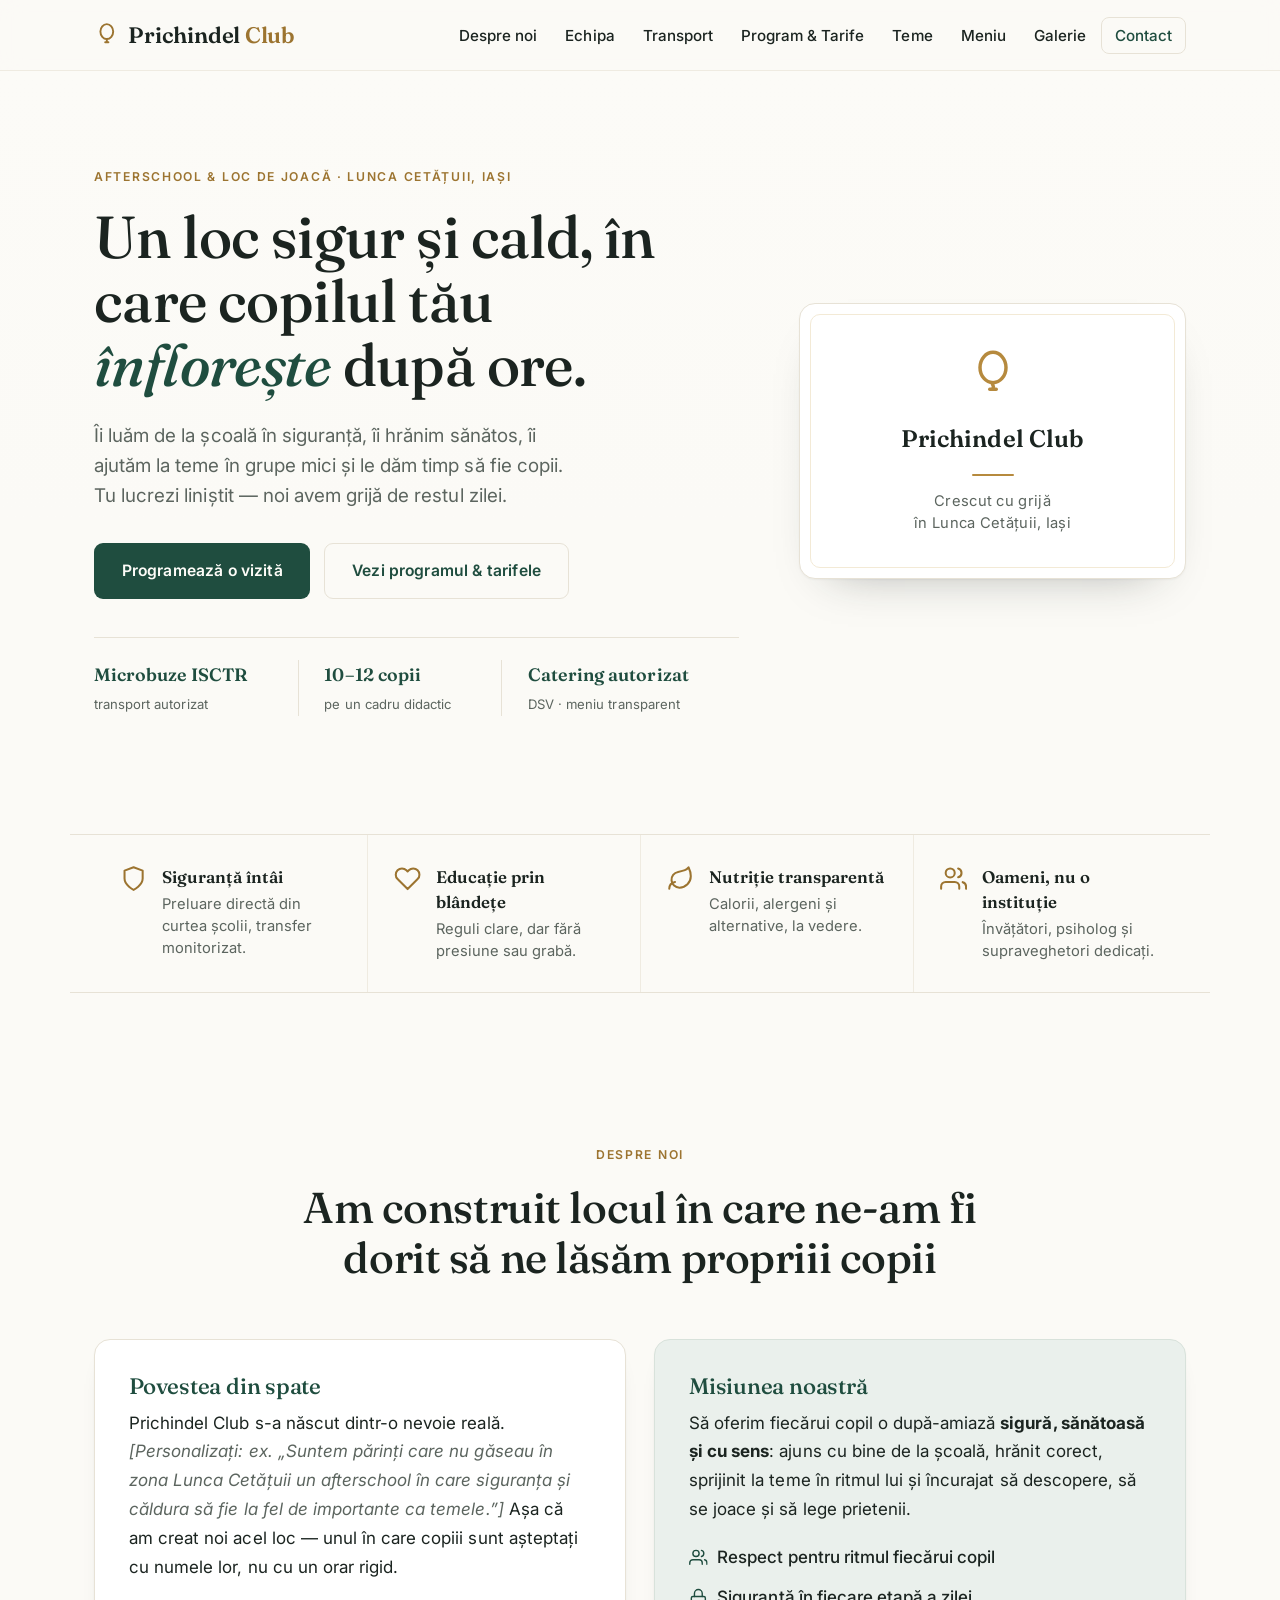
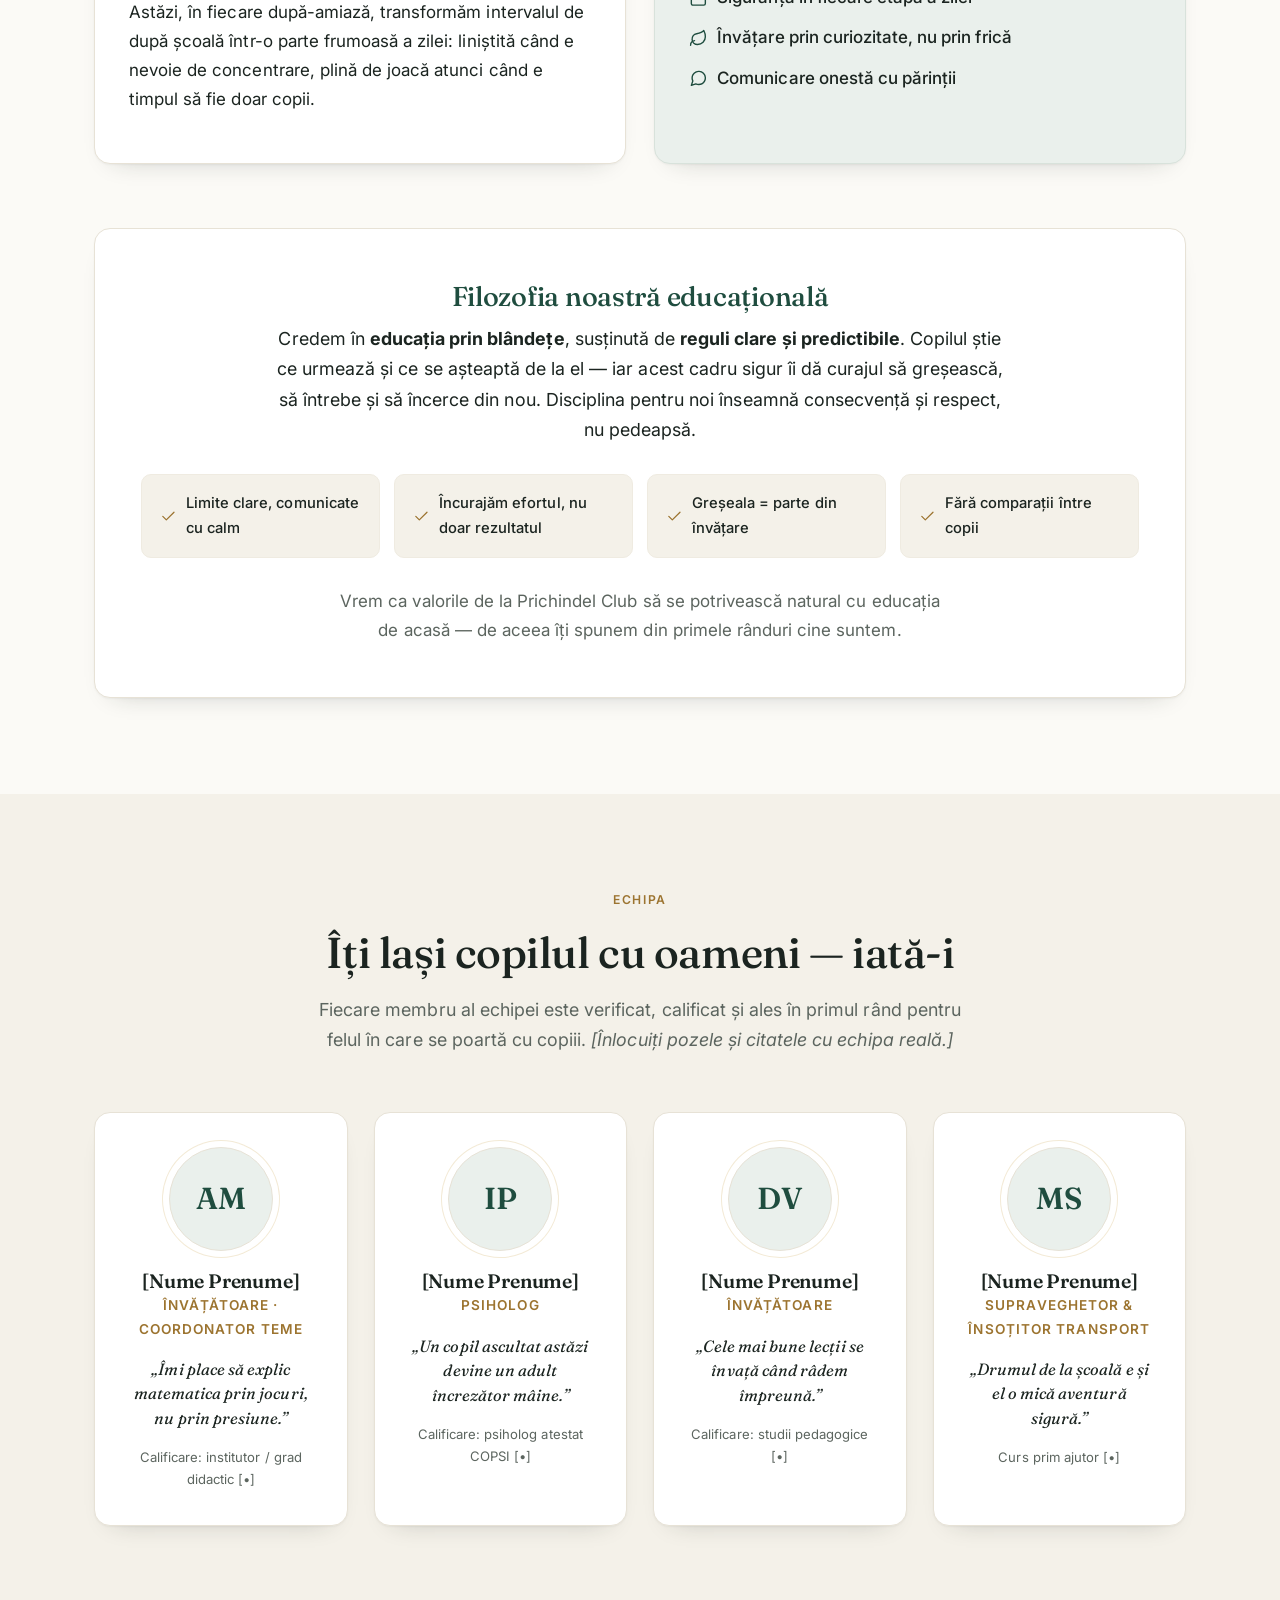
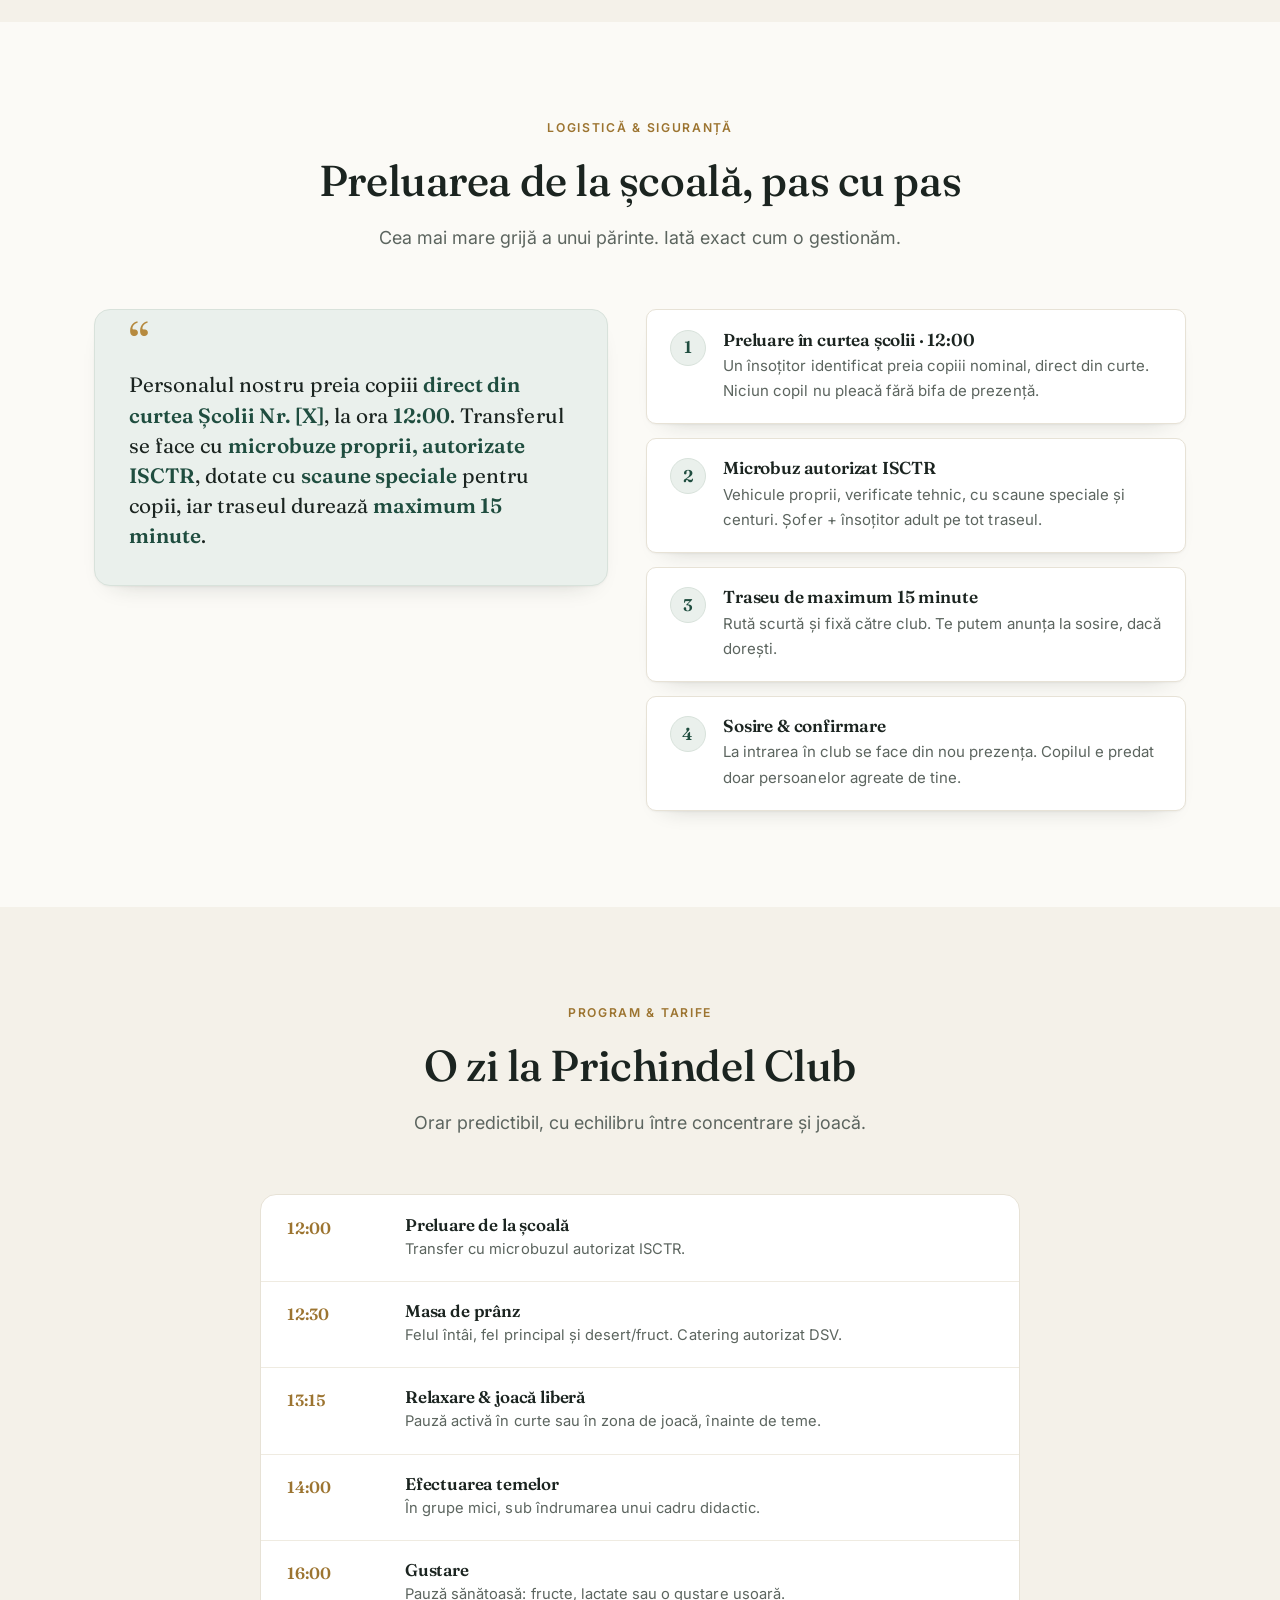
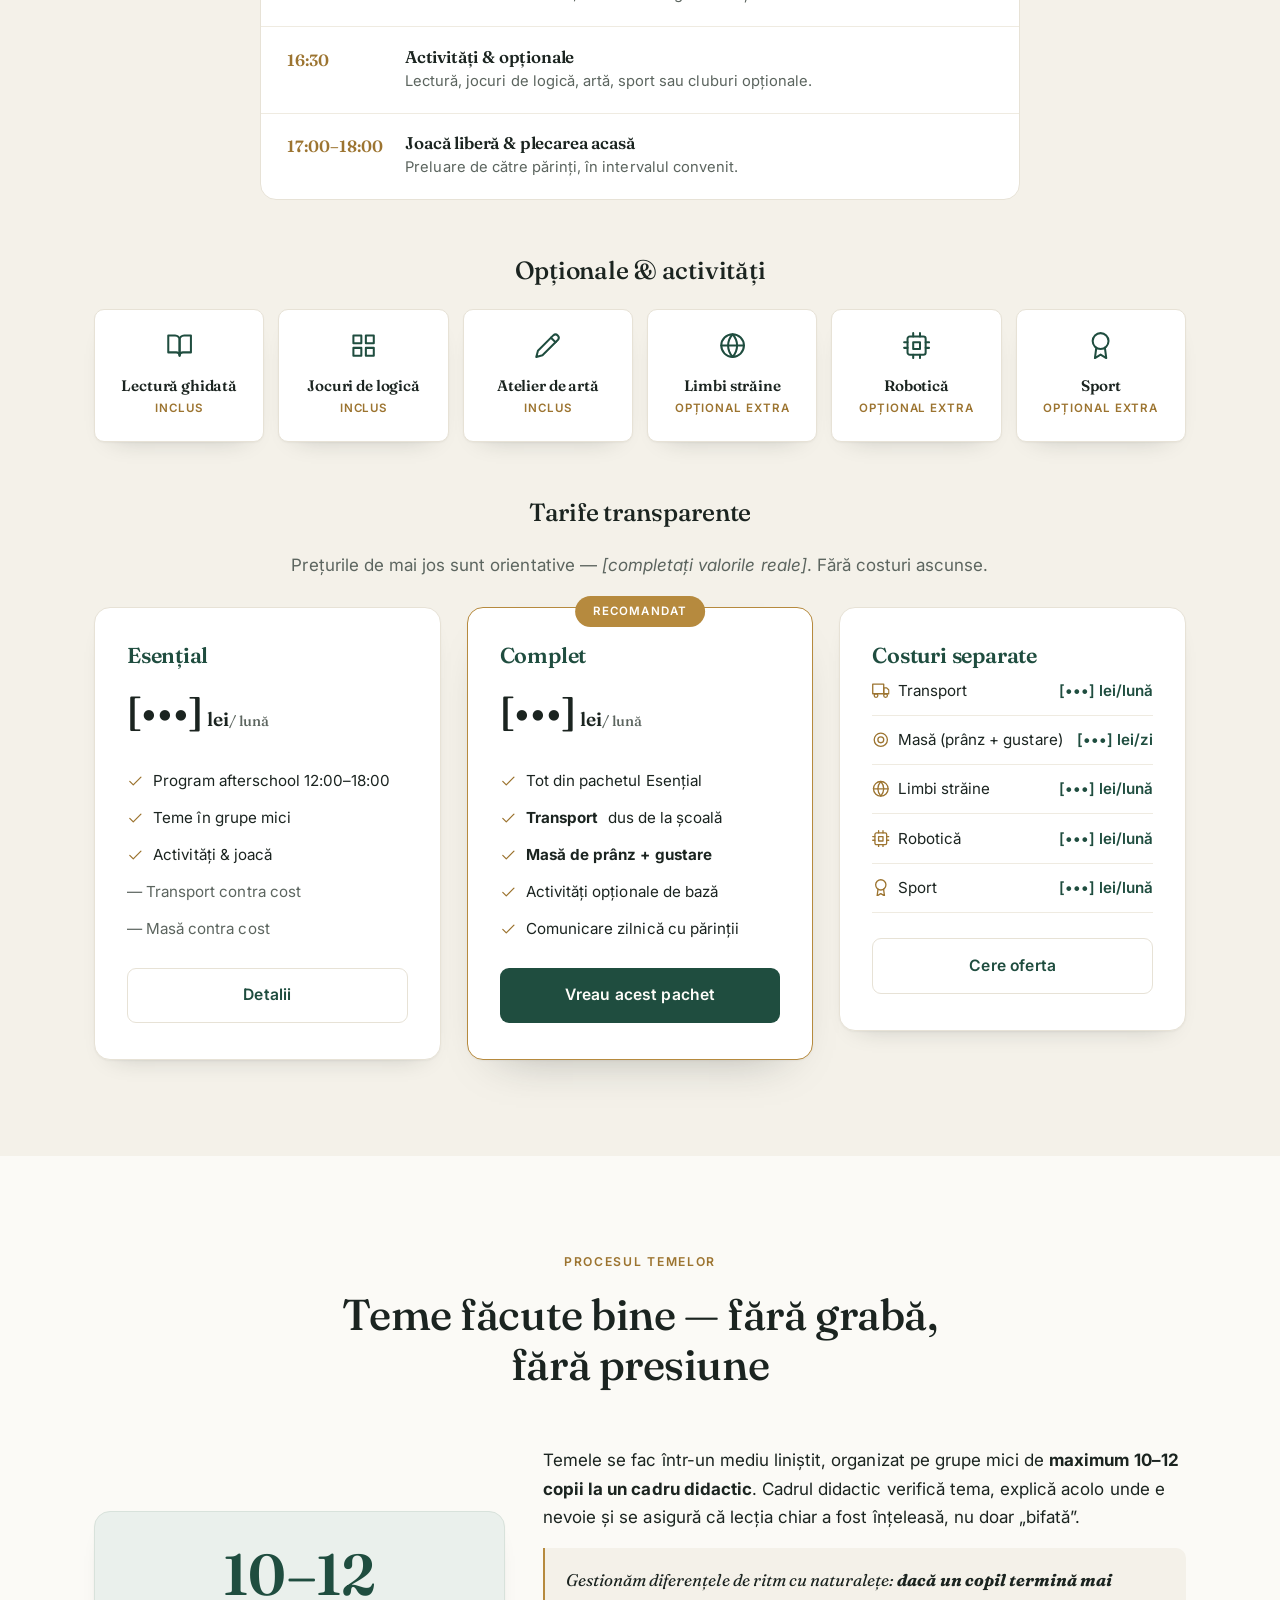
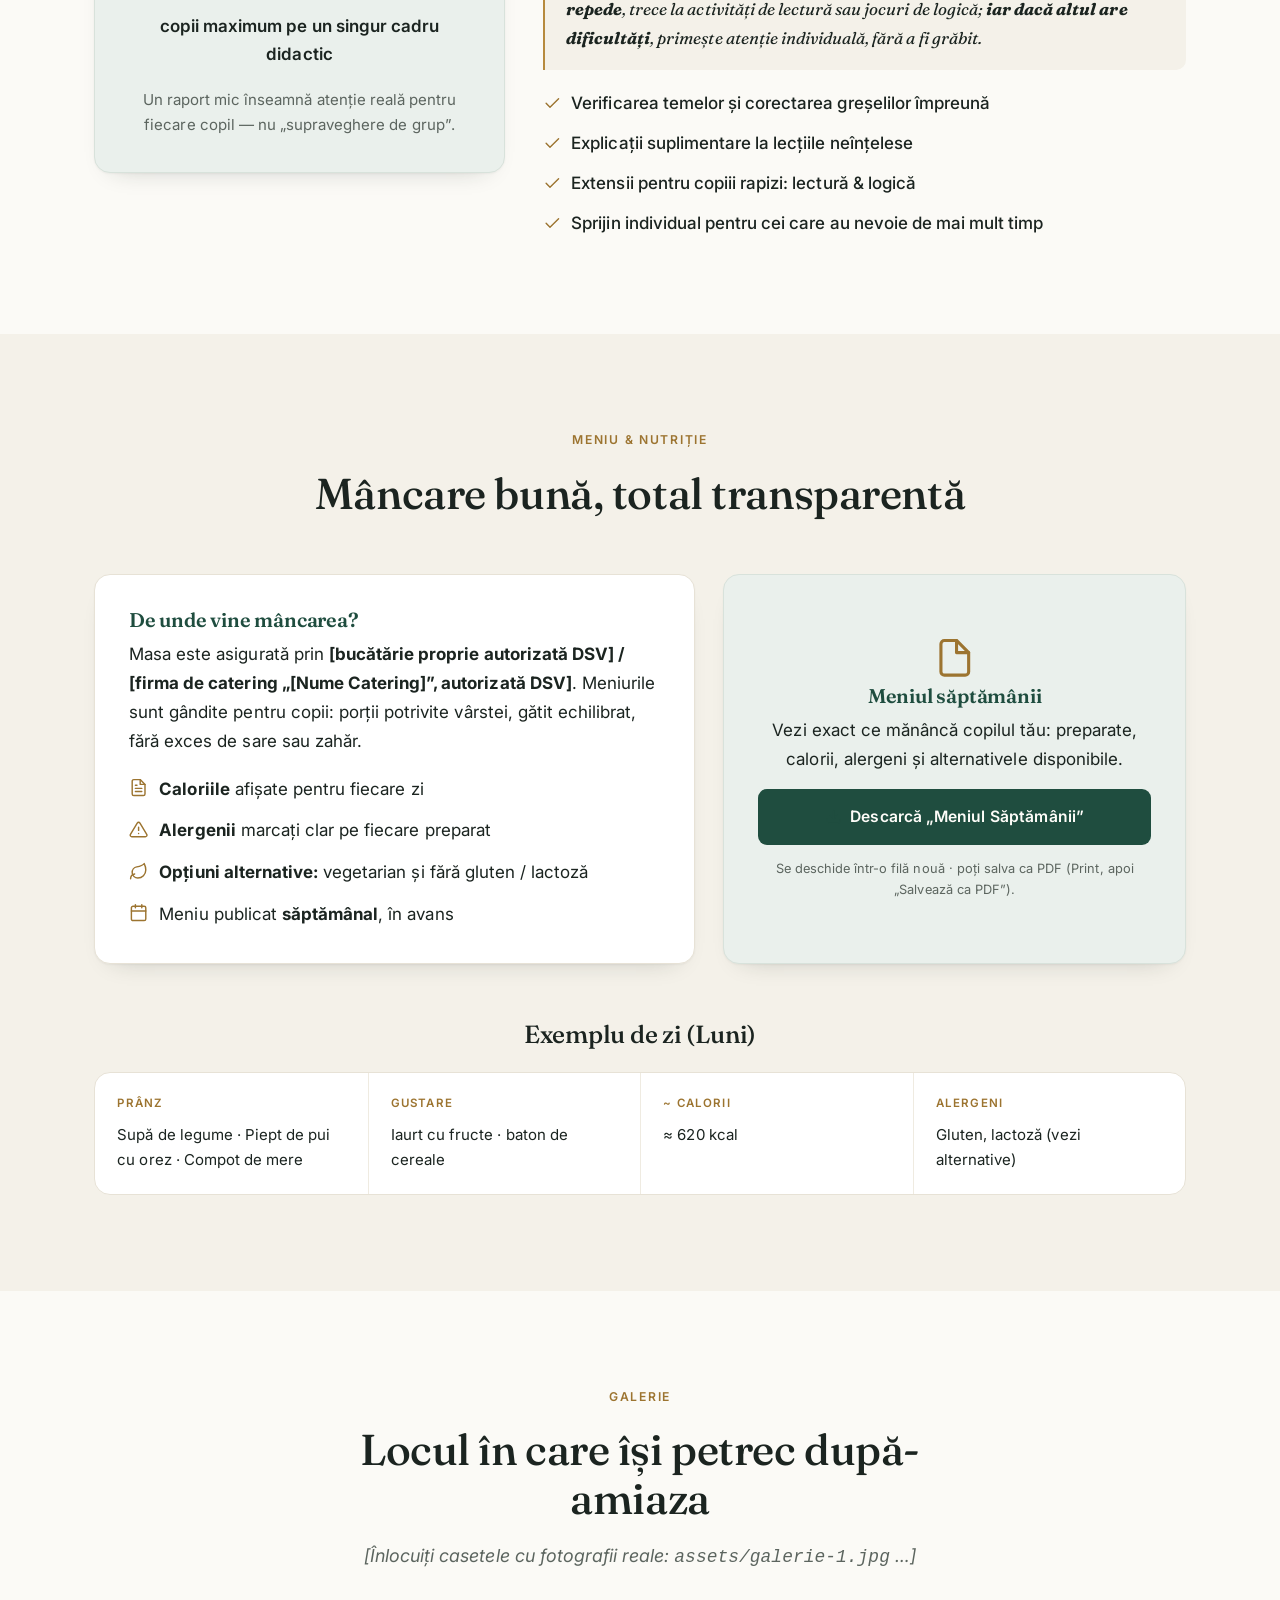
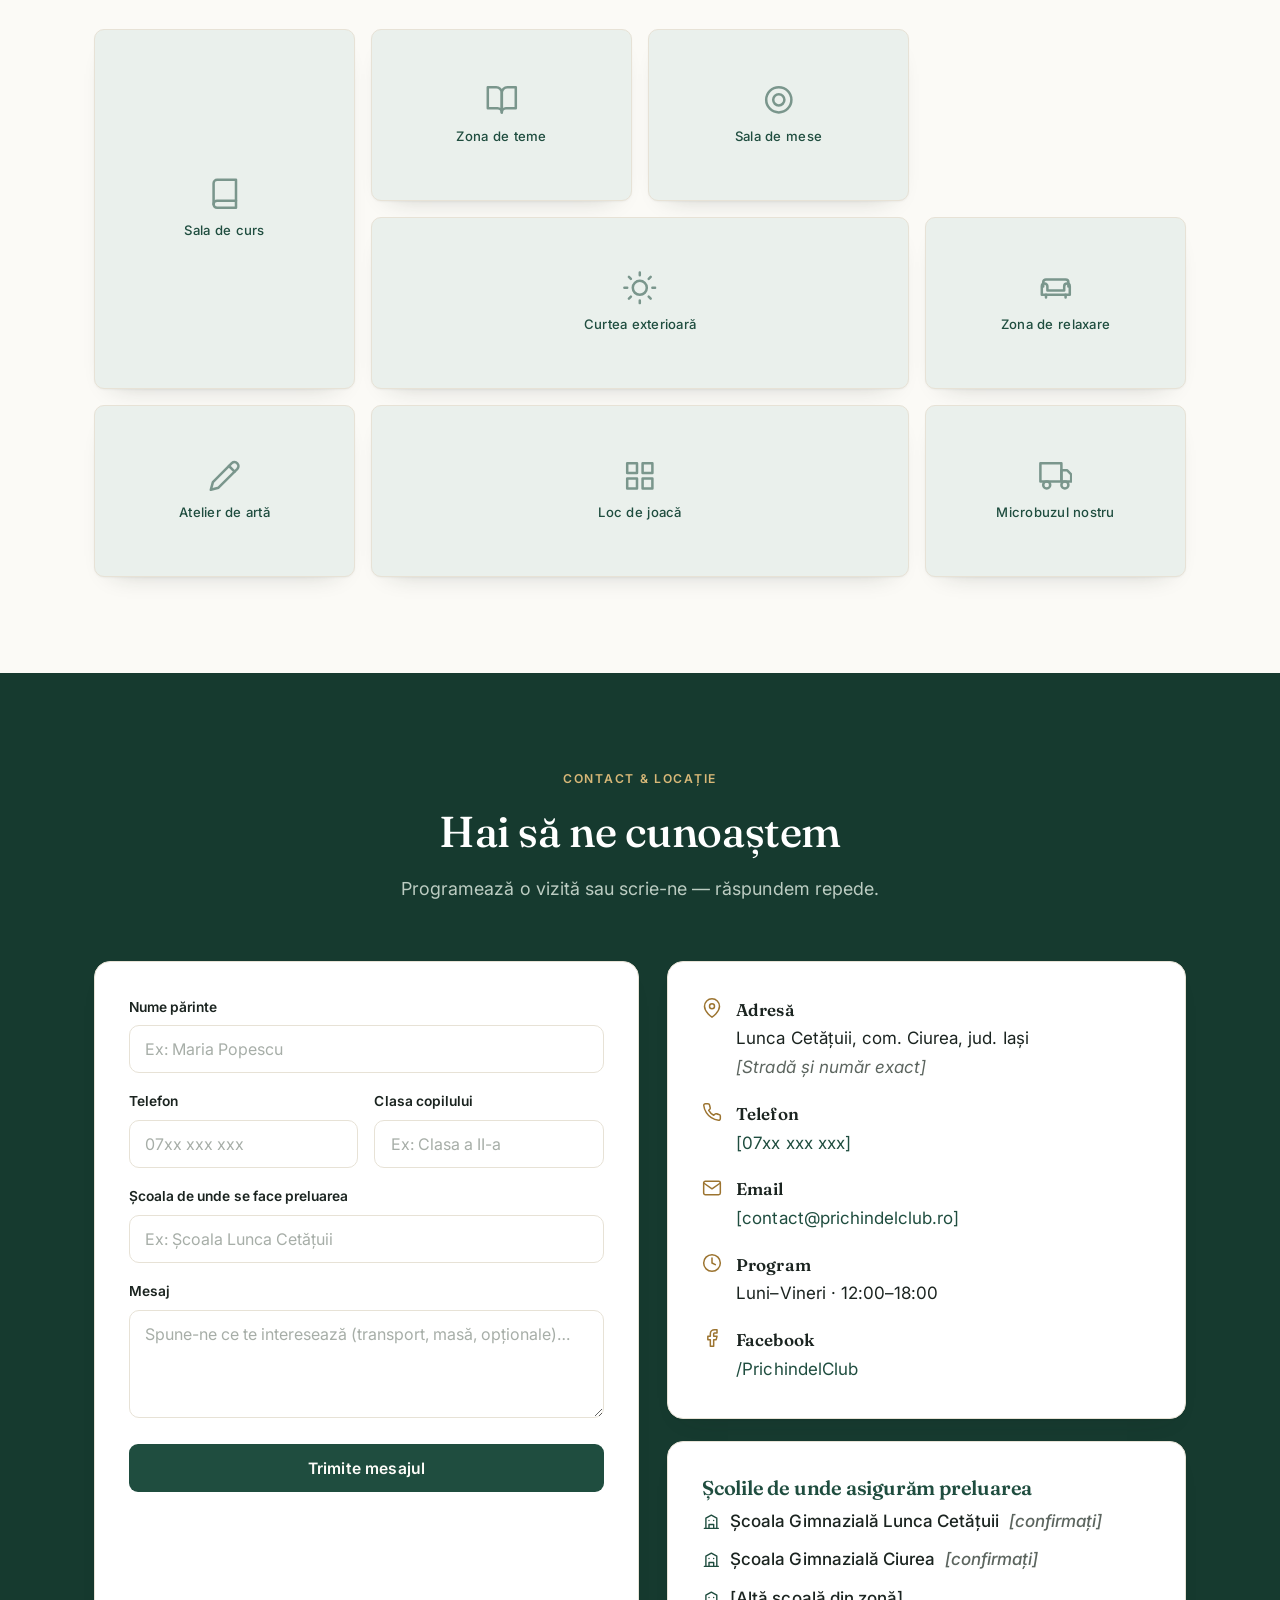
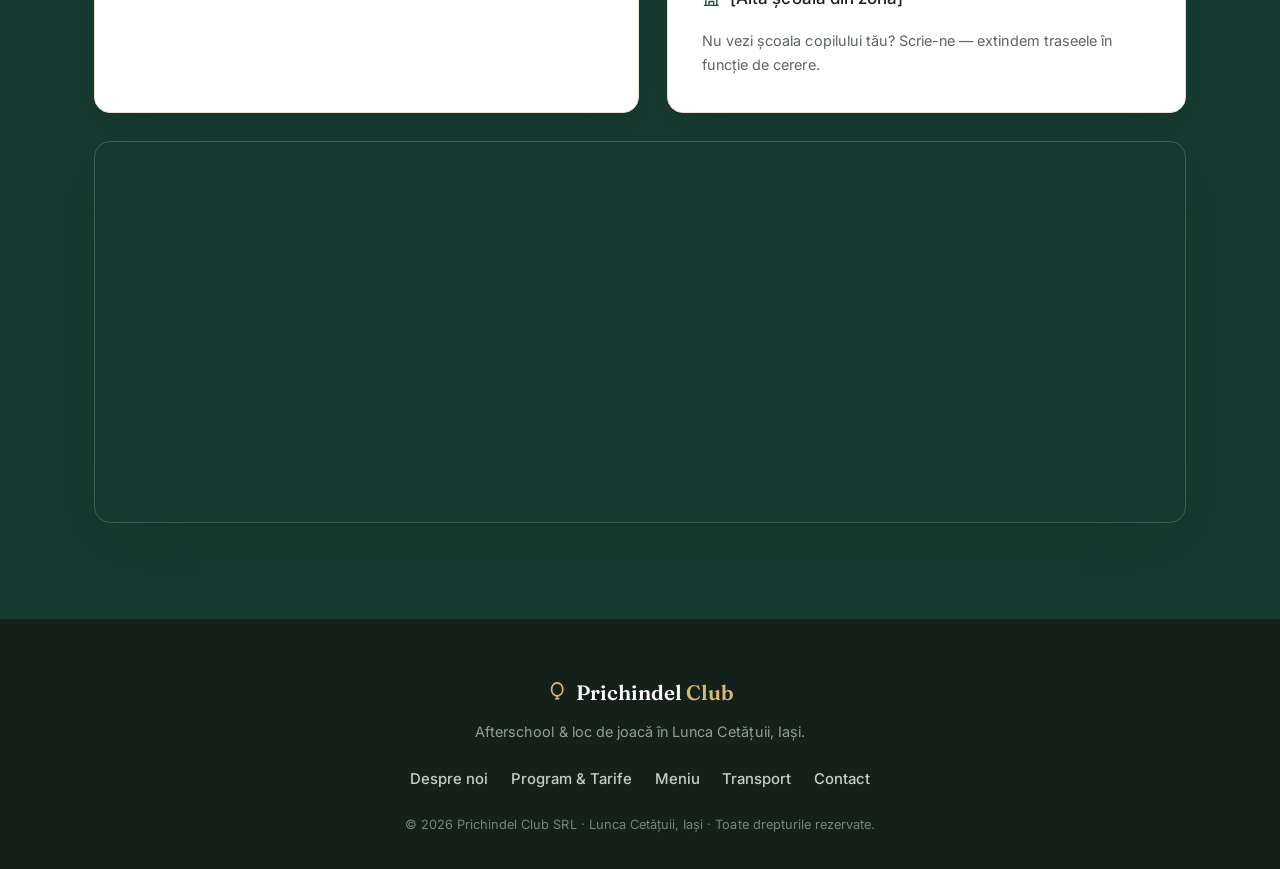
<file: index.html>
<!DOCTYPE html>
<html lang="ro">
<head>
  <meta charset="UTF-8" />
  <meta name="viewport" content="width=device-width, initial-scale=1.0" />
  <title>Prichindel Club — Afterschool sigur și cald în Lunca Cetățuii, Iași</title>
  <meta name="description" content="Prichindel Club este un afterschool din Lunca Cetățuii (Iași): preluare sigură de la școală, teme cu maximum 10–12 copii pe cadru didactic, masă caldă din catering autorizat și activități care cresc copii fericiți." />
  <meta name="theme-color" content="#1f4d3f" />

  <!-- Open Graph -->
  <meta property="og:title" content="Prichindel Club — Afterschool în Iași" />
  <meta property="og:description" content="Preluare sigură de la școală, teme în grupe mici, masă sănătoasă și activități cu sens. Lângă Iași, în Lunca Cetățuii." />
  <meta property="og:type" content="website" />

  <link rel="preconnect" href="https://fonts.googleapis.com" />
  <link rel="preconnect" href="https://fonts.gstatic.com" crossorigin />
  <link href="https://fonts.googleapis.com/css2?family=Fraunces:opsz,wght@9..144,400;9..144,500;9..144,600;9..144,700&family=Inter:wght@400;500;600;700&display=swap" rel="stylesheet" />
  <link rel="stylesheet" href="css/styles.css" />
  <link rel="icon" href="assets/favicon.svg" type="image/svg+xml" />
</head>
<body>

  <!-- ===================== ICON SPRITE ===================== -->
  <svg width="0" height="0" style="position:absolute" aria-hidden="true" focusable="false">
    <defs>
      <symbol id="i-balloon" viewBox="0 0 24 24"><ellipse cx="12" cy="9" rx="6" ry="7"/><path d="M12 16c-.8.9.8 1.6 0 2.5"/><path d="M10.5 19h3"/></symbol>
      <symbol id="i-truck" viewBox="0 0 24 24"><rect x="1" y="3" width="15" height="13"/><path d="M16 8h4l3 3v5h-7V8z"/><circle cx="5.5" cy="18.5" r="2.5"/><circle cx="18.5" cy="18.5" r="2.5"/></symbol>
      <symbol id="i-book" viewBox="0 0 24 24"><path d="M4 19.5A2.5 2.5 0 0 1 6.5 17H20"/><path d="M6.5 2H20v20H6.5A2.5 2.5 0 0 1 4 19.5v-15A2.5 2.5 0 0 1 6.5 2z"/></symbol>
      <symbol id="i-book-open" viewBox="0 0 24 24"><path d="M2 3h6a4 4 0 0 1 4 4v14a3 3 0 0 0-3-3H2z"/><path d="M22 3h-6a4 4 0 0 0-4 4v14a3 3 0 0 1 3-3h7z"/></symbol>
      <symbol id="i-plate" viewBox="0 0 24 24"><circle cx="12" cy="12" r="9"/><circle cx="12" cy="12" r="4"/></symbol>
      <symbol id="i-shield" viewBox="0 0 24 24"><path d="M12 22s8-4 8-10V5l-8-3-8 3v7c0 6 8 10 8 10z"/></symbol>
      <symbol id="i-heart" viewBox="0 0 24 24"><path d="M20.84 4.61a5.5 5.5 0 0 0-7.78 0L12 5.67l-1.06-1.06a5.5 5.5 0 0 0-7.78 7.78l1.06 1.06L12 21.23l7.78-7.78 1.06-1.06a5.5 5.5 0 0 0 0-7.78z"/></symbol>
      <symbol id="i-leaf" viewBox="0 0 24 24"><path d="M11 20A7 7 0 0 1 9.8 6.1C15.5 5 17 4.48 19 2c1 2 2 4.18 2 8 0 5.52-4.48 10-10 10z"/><path d="M2 21c0-3 1.85-5.36 5.08-6"/></symbol>
      <symbol id="i-users" viewBox="0 0 24 24"><path d="M17 21v-2a4 4 0 0 0-4-4H5a4 4 0 0 0-4 4v2"/><circle cx="9" cy="7" r="4"/><path d="M23 21v-2a4 4 0 0 0-3-3.87"/><path d="M16 3.13a4 4 0 0 1 0 7.75"/></symbol>
      <symbol id="i-user" viewBox="0 0 24 24"><path d="M20 21v-2a4 4 0 0 0-4-4H8a4 4 0 0 0-4 4v2"/><circle cx="12" cy="7" r="4"/></symbol>
      <symbol id="i-lock" viewBox="0 0 24 24"><rect x="3" y="11" width="18" height="11" rx="2"/><path d="M7 11V7a5 5 0 0 1 10 0v4"/></symbol>
      <symbol id="i-chat" viewBox="0 0 24 24"><path d="M21 11.5a8.38 8.38 0 0 1-.9 3.8 8.5 8.5 0 0 1-7.6 4.7 8.38 8.38 0 0 1-3.8-.9L3 21l1.9-5.7a8.38 8.38 0 0 1-.9-3.8 8.5 8.5 0 0 1 4.7-7.6 8.38 8.38 0 0 1 3.8-.9h.5a8.48 8.48 0 0 1 8 8z"/></symbol>
      <symbol id="i-globe" viewBox="0 0 24 24"><circle cx="12" cy="12" r="10"/><line x1="2" y1="12" x2="22" y2="12"/><path d="M12 2a15.3 15.3 0 0 1 4 10 15.3 15.3 0 0 1-4 10 15.3 15.3 0 0 1-4-10 15.3 15.3 0 0 1 4-10z"/></symbol>
      <symbol id="i-cpu" viewBox="0 0 24 24"><rect x="4" y="4" width="16" height="16" rx="2"/><rect x="9" y="9" width="6" height="6"/><path d="M9 1v3M15 1v3M9 20v3M15 20v3M20 9h3M20 14h3M1 9h3M1 14h3"/></symbol>
      <symbol id="i-grid" viewBox="0 0 24 24"><rect x="3" y="3" width="7" height="7"/><rect x="14" y="3" width="7" height="7"/><rect x="14" y="14" width="7" height="7"/><rect x="3" y="14" width="7" height="7"/></symbol>
      <symbol id="i-medal" viewBox="0 0 24 24"><circle cx="12" cy="8" r="7"/><path d="M8.21 13.89 7 23l5-3 5 3-1.21-9.12"/></symbol>
      <symbol id="i-brush" viewBox="0 0 24 24"><path d="M17 3a2.83 2.83 0 0 1 4 4L7.5 20.5 2 22l1.5-5.5z"/><path d="M15 5l4 4"/></symbol>
      <symbol id="i-file-text" viewBox="0 0 24 24"><path d="M14 2H6a2 2 0 0 0-2 2v16a2 2 0 0 0 2 2h12a2 2 0 0 0 2-2V8z"/><path d="M14 2v6h6"/><path d="M16 13H8M16 17H8M10 9H8"/></symbol>
      <symbol id="i-alert" viewBox="0 0 24 24"><path d="M10.29 3.86 1.82 18a2 2 0 0 0 1.71 3h16.94a2 2 0 0 0 1.71-3L13.71 3.86a2 2 0 0 0-3.42 0z"/><path d="M12 9v4M12 17h.01"/></symbol>
      <symbol id="i-calendar" viewBox="0 0 24 24"><rect x="3" y="4" width="18" height="18" rx="2"/><path d="M16 2v4M8 2v4M3 10h18"/></symbol>
      <symbol id="i-file" viewBox="0 0 24 24"><path d="M13 2H6a2 2 0 0 0-2 2v16a2 2 0 0 0 2 2h12a2 2 0 0 0 2-2V9z"/><path d="M13 2v7h7"/></symbol>
      <symbol id="i-pin" viewBox="0 0 24 24"><path d="M21 10c0 7-9 13-9 13s-9-6-9-13a9 9 0 0 1 18 0z"/><circle cx="12" cy="10" r="3"/></symbol>
      <symbol id="i-phone" viewBox="0 0 24 24"><path d="M22 16.92v3a2 2 0 0 1-2.18 2 19.79 19.79 0 0 1-8.63-3.07 19.5 19.5 0 0 1-6-6 19.79 19.79 0 0 1-3.07-8.67A2 2 0 0 1 4.11 2h3a2 2 0 0 1 2 1.72 12.84 12.84 0 0 0 .7 2.81 2 2 0 0 1-.45 2.11L8.09 9.91a16 16 0 0 0 6 6l1.27-1.27a2 2 0 0 1 2.11-.45 12.84 12.84 0 0 0 2.81.7A2 2 0 0 1 22 16.92z"/></symbol>
      <symbol id="i-mail" viewBox="0 0 24 24"><rect x="2" y="4" width="20" height="16" rx="2"/><path d="M22 6 12 13 2 6"/></symbol>
      <symbol id="i-clock" viewBox="0 0 24 24"><circle cx="12" cy="12" r="10"/><path d="M12 6v6l4 2"/></symbol>
      <symbol id="i-facebook" viewBox="0 0 24 24"><path d="M18 2h-3a5 5 0 0 0-5 5v3H7v4h3v8h4v-8h3l1-4h-4V7a1 1 0 0 1 1-1h3z"/></symbol>
      <symbol id="i-school" viewBox="0 0 24 24"><path d="M3 21h18"/><path d="M5 21V8l7-4 7 4v13"/><path d="M9 21v-5h6v5"/><path d="M9 11h.01M15 11h.01"/></symbol>
      <symbol id="i-sun" viewBox="0 0 24 24"><circle cx="12" cy="12" r="5"/><path d="M12 1v2M12 21v2M4.22 4.22l1.42 1.42M18.36 18.36l1.42 1.42M1 12h2M21 12h2M4.22 19.78l1.42-1.42M18.36 5.64l1.42-1.42"/></symbol>
      <symbol id="i-sofa" viewBox="0 0 24 24"><path d="M3 11V8a2 2 0 0 1 2-2h14a2 2 0 0 1 2 2v3"/><path d="M2 11a2 2 0 0 1 4 0v3h12v-3a2 2 0 0 1 4 0v6H2z"/><path d="M5 17v2M19 17v2"/></symbol>
      <symbol id="i-smile" viewBox="0 0 24 24"><circle cx="12" cy="12" r="10"/><path d="M8 14s1.5 2 4 2 4-2 4-2"/><path d="M9 9h.01M15 9h.01"/></symbol>
      <symbol id="i-download" viewBox="0 0 24 24"><path d="M21 15v4a2 2 0 0 1-2 2H5a2 2 0 0 1-2-2v-4"/><path d="M7 10l5 5 5-5"/><path d="M12 15V3"/></symbol>
      <symbol id="i-check" viewBox="0 0 24 24"><path d="M20 6 9 17l-5-5"/></symbol>
    </defs>
  </svg>

  <!-- ===================== HEADER / NAV ===================== -->
  <header class="site-header" id="top">
    <div class="container nav-inner">
      <a href="#top" class="brand" aria-label="Prichindel Club — acasă">
        <svg class="brand-mark" aria-hidden="true"><use href="#i-balloon"/></svg>
        <span class="brand-text">Prichindel <span>Club</span></span>
      </a>

      <nav class="main-nav" aria-label="Navigare principală">
        <button class="nav-toggle" aria-expanded="false" aria-controls="navlist" aria-label="Deschide meniul">
          <span></span><span></span><span></span>
        </button>
        <ul id="navlist" class="nav-list">
          <li><a href="#despre">Despre noi</a></li>
          <li><a href="#echipa">Echipa</a></li>
          <li><a href="#transport">Transport</a></li>
          <li><a href="#program">Program &amp; Tarife</a></li>
          <li><a href="#teme">Teme</a></li>
          <li><a href="#meniu">Meniu</a></li>
          <li><a href="#galerie">Galerie</a></li>
          <li><a href="#contact" class="nav-cta">Contact</a></li>
        </ul>
      </nav>
    </div>
  </header>

  <!-- ===================== HERO ===================== -->
  <section class="hero">
    <div class="container hero-inner">
      <div class="hero-copy">
        <p class="eyebrow">Afterschool &amp; loc de joacă · Lunca Cetățuii, Iași</p>
        <h1>Un loc sigur și cald, în care copilul tău <span class="hl">înflorește</span> după ore.</h1>
        <p class="lead">
          Îi luăm de la școală în siguranță, îi hrănim sănătos, îi ajutăm la teme în grupe mici
          și le dăm timp să fie copii. Tu lucrezi liniștit — noi avem grijă de restul zilei.
        </p>
        <div class="hero-actions">
          <a href="#contact" class="btn btn-primary">Programează o vizită</a>
          <a href="#program" class="btn btn-ghost">Vezi programul &amp; tarifele</a>
        </div>
        <ul class="hero-badges">
          <li><strong>Microbuze ISCTR</strong><span>transport autorizat</span></li>
          <li><strong>10–12 copii</strong><span>pe un cadru didactic</span></li>
          <li><strong>Catering autorizat</strong><span>DSV · meniu transparent</span></li>
        </ul>
      </div>
      <aside class="hero-seal" aria-hidden="true">
        <svg class="seal-mark"><use href="#i-balloon"/></svg>
        <p class="seal-name">Prichindel Club</p>
        <span class="seal-rule"></span>
        <p class="seal-tag">Crescut cu grijă<br />în Lunca Cetățuii, Iași</p>
      </aside>
    </div>
  </section>

  <!-- ===================== TRUST STRIP ===================== -->
  <section class="trust">
    <div class="container trust-grid">
      <div class="trust-item"><svg class="trust-ico"><use href="#i-shield"/></svg><p><strong>Siguranță întâi</strong>Preluare directă din curtea școlii, transfer monitorizat.</p></div>
      <div class="trust-item"><svg class="trust-ico"><use href="#i-heart"/></svg><p><strong>Educație prin blândețe</strong>Reguli clare, dar fără presiune sau grabă.</p></div>
      <div class="trust-item"><svg class="trust-ico"><use href="#i-leaf"/></svg><p><strong>Nutriție transparentă</strong>Calorii, alergeni și alternative, la vedere.</p></div>
      <div class="trust-item"><svg class="trust-ico"><use href="#i-users"/></svg><p><strong>Oameni, nu o instituție</strong>Învățători, psiholog și supraveghetori dedicați.</p></div>
    </div>
  </section>

  <!-- ===================== DESPRE NOI / MISIUNE ===================== -->
  <section class="section" id="despre">
    <div class="container">
      <header class="section-head">
        <p class="eyebrow">Despre noi</p>
        <h2>Am construit locul în care ne-am fi dorit să ne lăsăm propriii copii</h2>
      </header>

      <div class="about-grid">
        <article class="about-story card">
          <h3>Povestea din spate</h3>
          <p>
            Prichindel Club s-a născut dintr-o nevoie reală. <em>[Personalizați: ex. „Suntem părinți
            care nu găseau în zona Lunca Cetățuii un afterschool în care siguranța și căldura
            să fie la fel de importante ca temele.”]</em> Așa că am creat noi acel loc — unul
            în care copiii sunt așteptați cu numele lor, nu cu un orar rigid.
          </p>
          <p>
            Astăzi, în fiecare după-amiază, transformăm intervalul de după școală într-o parte
            frumoasă a zilei: liniștită când e nevoie de concentrare, plină de joacă atunci când
            e timpul să fie doar copii.
          </p>
        </article>

        <article class="about-mission card card-accent">
          <h3>Misiunea noastră</h3>
          <p>
            Să oferim fiecărui copil o după-amiază <strong>sigură, sănătoasă și cu sens</strong>:
            ajuns cu bine de la școală, hrănit corect, sprijinit la teme în ritmul lui și încurajat
            să descopere, să se joace și să lege prietenii.
          </p>
          <ul class="values-list">
            <li><svg class="ic"><use href="#i-users"/></svg> Respect pentru ritmul fiecărui copil</li>
            <li><svg class="ic"><use href="#i-lock"/></svg> Siguranță în fiecare etapă a zilei</li>
            <li><svg class="ic"><use href="#i-leaf"/></svg> Învățare prin curiozitate, nu prin frică</li>
            <li><svg class="ic"><use href="#i-chat"/></svg> Comunicare onestă cu părinții</li>
          </ul>
        </article>
      </div>

      <!-- FILOZOFIE -->
      <div class="philosophy">
        <h3 class="philosophy-title">Filozofia noastră educațională</h3>
        <p class="philosophy-lead">
          Credem în <strong>educația prin blândețe</strong>, susținută de <strong>reguli clare și predictibile</strong>.
          Copilul știe ce urmează și ce se așteaptă de la el — iar acest cadru sigur îi dă curajul să greșească,
          să întrebe și să încerce din nou. Disciplina pentru noi înseamnă consecvență și respect, nu pedeapsă.
        </p>
        <div class="phil-cols">
          <div><svg class="ic"><use href="#i-check"/></svg> Limite clare, comunicate cu calm</div>
          <div><svg class="ic"><use href="#i-check"/></svg> Încurajăm efortul, nu doar rezultatul</div>
          <div><svg class="ic"><use href="#i-check"/></svg> Greșeala = parte din învățare</div>
          <div><svg class="ic"><use href="#i-check"/></svg> Fără comparații între copii</div>
        </div>
        <p class="philosophy-note">
          Vrem ca valorile de la Prichindel Club să se potrivească natural cu educația de acasă —
          de aceea îți spunem din primele rânduri cine suntem.
        </p>
      </div>
    </div>
  </section>

  <!-- ===================== ECHIPA ===================== -->
  <section class="section section-tint" id="echipa">
    <div class="container">
      <header class="section-head">
        <p class="eyebrow">Echipa</p>
        <h2>Îți lași copilul cu oameni — iată-i</h2>
        <p class="section-sub">
          Fiecare membru al echipei este verificat, calificat și ales în primul rând pentru felul în
          care se poartă cu copiii. <em>[Înlocuiți pozele și citatele cu echipa reală.]</em>
        </p>
      </header>

      <div class="team-grid">
        <article class="team-card card">
          <div class="team-photo" data-initials="AM" aria-hidden="true"></div>
          <h3>[Nume Prenume]</h3>
          <p class="team-role">Învățătoare · coordonator teme</p>
          <p class="team-quote">„Îmi place să explic matematica prin jocuri, nu prin presiune.”</p>
          <p class="team-cred">Calificare: institutor / grad didactic [•]</p>
        </article>

        <article class="team-card card">
          <div class="team-photo" data-initials="IP" aria-hidden="true"></div>
          <h3>[Nume Prenume]</h3>
          <p class="team-role">Psiholog</p>
          <p class="team-quote">„Un copil ascultat astăzi devine un adult încrezător mâine.”</p>
          <p class="team-cred">Calificare: psiholog atestat COPSI [•]</p>
        </article>

        <article class="team-card card">
          <div class="team-photo" data-initials="DV" aria-hidden="true"></div>
          <h3>[Nume Prenume]</h3>
          <p class="team-role">Învățătoare</p>
          <p class="team-quote">„Cele mai bune lecții se învață când râdem împreună.”</p>
          <p class="team-cred">Calificare: studii pedagogice [•]</p>
        </article>

        <article class="team-card card">
          <div class="team-photo" data-initials="MS" aria-hidden="true"></div>
          <h3>[Nume Prenume]</h3>
          <p class="team-role">Supraveghetor &amp; însoțitor transport</p>
          <p class="team-quote">„Drumul de la școală e și el o mică aventură sigură.”</p>
          <p class="team-cred">Curs prim ajutor [•]</p>
        </article>
      </div>
    </div>
  </section>

  <!-- ===================== TRANSPORT / LOGISTICA ===================== -->
  <section class="section" id="transport">
    <div class="container">
      <header class="section-head">
        <p class="eyebrow">Logistică &amp; siguranță</p>
        <h2>Preluarea de la școală, pas cu pas</h2>
        <p class="section-sub">Cea mai mare grijă a unui părinte. Iată exact cum o gestionăm.</p>
      </header>

      <div class="transport-layout">
        <div class="transport-highlight card card-accent">
          <span class="big-quote-mark" aria-hidden="true">“</span>
          <p>
            Personalul nostru preia copiii <strong>direct din curtea Școlii Nr. [X]</strong>, la ora
            <strong>12:00</strong>. Transferul se face cu <strong>microbuze proprii, autorizate ISCTR</strong>,
            dotate cu <strong>scaune speciale</strong> pentru copii, iar traseul durează
            <strong>maximum 15 minute</strong>.
          </p>
        </div>

        <ol class="steps">
          <li>
            <span class="step-num">1</span>
            <div><h3>Preluare în curtea școlii · 12:00</h3>
            <p>Un însoțitor identificat preia copiii nominal, direct din curte. Niciun copil nu pleacă fără bifa de prezență.</p></div>
          </li>
          <li>
            <span class="step-num">2</span>
            <div><h3>Microbuz autorizat ISCTR</h3>
            <p>Vehicule proprii, verificate tehnic, cu scaune speciale și centuri. Șofer + însoțitor adult pe tot traseul.</p></div>
          </li>
          <li>
            <span class="step-num">3</span>
            <div><h3>Traseu de maximum 15 minute</h3>
            <p>Rută scurtă și fixă către club. Te putem anunța la sosire, dacă dorești.</p></div>
          </li>
          <li>
            <span class="step-num">4</span>
            <div><h3>Sosire &amp; confirmare</h3>
            <p>La intrarea în club se face din nou prezența. Copilul e predat doar persoanelor agreate de tine.</p></div>
          </li>
        </ol>
      </div>
    </div>
  </section>

  <!-- ===================== PROGRAM & TARIFE ===================== -->
  <section class="section section-tint" id="program">
    <div class="container">
      <header class="section-head">
        <p class="eyebrow">Program &amp; tarife</p>
        <h2>O zi la Prichindel Club</h2>
        <p class="section-sub">Orar predictibil, cu echilibru între concentrare și joacă.</p>
      </header>

      <div class="schedule">
        <div class="schedule-item"><span class="time">12:00</span><div><h3>Preluare de la școală</h3><p>Transfer cu microbuzul autorizat ISCTR.</p></div></div>
        <div class="schedule-item"><span class="time">12:30</span><div><h3>Masa de prânz</h3><p>Felul întâi, fel principal și desert/fruct. Catering autorizat DSV.</p></div></div>
        <div class="schedule-item"><span class="time">13:15</span><div><h3>Relaxare &amp; joacă liberă</h3><p>Pauză activă în curte sau în zona de joacă, înainte de teme.</p></div></div>
        <div class="schedule-item"><span class="time">14:00</span><div><h3>Efectuarea temelor</h3><p>În grupe mici, sub îndrumarea unui cadru didactic.</p></div></div>
        <div class="schedule-item"><span class="time">16:00</span><div><h3>Gustare</h3><p>Pauză sănătoasă: fructe, lactate sau o gustare ușoară.</p></div></div>
        <div class="schedule-item"><span class="time">16:30</span><div><h3>Activități &amp; opționale</h3><p>Lectură, jocuri de logică, artă, sport sau cluburi opționale.</p></div></div>
        <div class="schedule-item"><span class="time">17:00–18:00</span><div><h3>Joacă liberă &amp; plecarea acasă</h3><p>Preluare de către părinți, în intervalul convenit.</p></div></div>
      </div>

      <!-- OPTIONALE -->
      <div class="optionals">
        <h3 class="block-title">Opționale &amp; activități</h3>
        <div class="optional-grid">
          <div class="opt-card"><svg><use href="#i-book-open"/></svg><h4>Lectură ghidată</h4><p>Inclus</p></div>
          <div class="opt-card"><svg><use href="#i-grid"/></svg><h4>Jocuri de logică</h4><p>Inclus</p></div>
          <div class="opt-card"><svg><use href="#i-brush"/></svg><h4>Atelier de artă</h4><p>Inclus</p></div>
          <div class="opt-card"><svg><use href="#i-globe"/></svg><h4>Limbi străine</h4><p>Opțional extra</p></div>
          <div class="opt-card"><svg><use href="#i-cpu"/></svg><h4>Robotică</h4><p>Opțional extra</p></div>
          <div class="opt-card"><svg><use href="#i-medal"/></svg><h4>Sport</h4><p>Opțional extra</p></div>
        </div>
      </div>

      <!-- PRETURI -->
      <div class="pricing">
        <h3 class="block-title">Tarife transparente</h3>
        <p class="pricing-note">Prețurile de mai jos sunt orientative — <em>[completați valorile reale]</em>. Fără costuri ascunse.</p>
        <div class="price-grid">
          <article class="price-card">
            <h4>Esențial</h4>
            <p class="price"><span>[•••]</span> lei<small>/ lună</small></p>
            <ul>
              <li><svg class="ic ic-ok"><use href="#i-check"/></svg> Program afterschool 12:00–18:00</li>
              <li><svg class="ic ic-ok"><use href="#i-check"/></svg> Teme în grupe mici</li>
              <li><svg class="ic ic-ok"><use href="#i-check"/></svg> Activități &amp; joacă</li>
              <li class="muted">— Transport contra cost</li>
              <li class="muted">— Masă contra cost</li>
            </ul>
            <a href="#contact" class="btn btn-ghost btn-block">Detalii</a>
          </article>

          <article class="price-card price-card-featured">
            <span class="ribbon">Recomandat</span>
            <h4>Complet</h4>
            <p class="price"><span>[•••]</span> lei<small>/ lună</small></p>
            <ul>
              <li><svg class="ic ic-ok"><use href="#i-check"/></svg> Tot din pachetul Esențial</li>
              <li><svg class="ic ic-ok"><use href="#i-check"/></svg> <strong>Transport</strong> dus de la școală</li>
              <li><svg class="ic ic-ok"><use href="#i-check"/></svg> <strong>Masă de prânz + gustare</strong></li>
              <li><svg class="ic ic-ok"><use href="#i-check"/></svg> Activități opționale de bază</li>
              <li><svg class="ic ic-ok"><use href="#i-check"/></svg> Comunicare zilnică cu părinții</li>
            </ul>
            <a href="#contact" class="btn btn-primary btn-block">Vreau acest pachet</a>
          </article>

          <article class="price-card">
            <h4>Costuri separate</h4>
            <ul class="addons">
              <li><span class="addon-name"><svg class="ic"><use href="#i-truck"/></svg> Transport</span> <span>[•••] lei/lună</span></li>
              <li><span class="addon-name"><svg class="ic"><use href="#i-plate"/></svg> Masă (prânz + gustare)</span> <span>[•••] lei/zi</span></li>
              <li><span class="addon-name"><svg class="ic"><use href="#i-globe"/></svg> Limbi străine</span> <span>[•••] lei/lună</span></li>
              <li><span class="addon-name"><svg class="ic"><use href="#i-cpu"/></svg> Robotică</span> <span>[•••] lei/lună</span></li>
              <li><span class="addon-name"><svg class="ic"><use href="#i-medal"/></svg> Sport</span> <span>[•••] lei/lună</span></li>
            </ul>
            <a href="#contact" class="btn btn-ghost btn-block">Cere oferta</a>
          </article>
        </div>
      </div>
    </div>
  </section>

  <!-- ===================== TEME ===================== -->
  <section class="section" id="teme">
    <div class="container">
      <header class="section-head">
        <p class="eyebrow">Procesul temelor</p>
        <h2>Teme făcute bine — fără grabă, fără presiune</h2>
      </header>

      <div class="homework-grid">
        <div class="hw-stat card card-accent">
          <p class="hw-number">10–12</p>
          <p class="hw-label">copii maximum pe un singur cadru didactic</p>
          <p class="hw-desc">Un raport mic înseamnă atenție reală pentru fiecare copil — nu „supraveghere de grup”.</p>
        </div>

        <div class="hw-text">
          <p>
            Temele se fac într-un mediu liniștit, organizat pe grupe mici de
            <strong>maximum 10–12 copii la un cadru didactic</strong>. Cadrul didactic verifică
            tema, explică acolo unde e nevoie și se asigură că lecția chiar a fost înțeleasă,
            nu doar „bifată”.
          </p>
          <p class="hw-rhythm">
            Gestionăm diferențele de ritm cu naturalețe: <strong>dacă un copil termină mai repede</strong>,
            trece la activități de lectură sau jocuri de logică; <strong>iar dacă altul are dificultăți</strong>,
            primește atenție individuală, fără a fi grăbit.
          </p>
          <ul class="hw-points">
            <li><svg class="ic ic-ok"><use href="#i-check"/></svg> Verificarea temelor și corectarea greșelilor împreună</li>
            <li><svg class="ic ic-ok"><use href="#i-check"/></svg> Explicații suplimentare la lecțiile neînțelese</li>
            <li><svg class="ic ic-ok"><use href="#i-check"/></svg> Extensii pentru copiii rapizi: lectură &amp; logică</li>
            <li><svg class="ic ic-ok"><use href="#i-check"/></svg> Sprijin individual pentru cei care au nevoie de mai mult timp</li>
          </ul>
        </div>
      </div>
    </div>
  </section>

  <!-- ===================== MENIU & NUTRITIE ===================== -->
  <section class="section section-tint" id="meniu">
    <div class="container">
      <header class="section-head">
        <p class="eyebrow">Meniu &amp; nutriție</p>
        <h2>Mâncare bună, total transparentă</h2>
      </header>

      <div class="menu-grid">
        <div class="menu-source card">
          <h3>De unde vine mâncarea?</h3>
          <p>
            Masa este asigurată prin <strong>[bucătărie proprie autorizată DSV] / [firma de catering „[Nume Catering]”, autorizată DSV]</strong>.
            Meniurile sunt gândite pentru copii: porții potrivite vârstei, gătit echilibrat, fără
            exces de sare sau zahăr.
          </p>
          <ul class="menu-features">
            <li><svg class="ic"><use href="#i-file-text"/></svg> <span><strong>Caloriile</strong> afișate pentru fiecare zi</span></li>
            <li><svg class="ic"><use href="#i-alert"/></svg> <span><strong>Alergenii</strong> marcați clar pe fiecare preparat</span></li>
            <li><svg class="ic"><use href="#i-leaf"/></svg> <span><strong>Opțiuni alternative:</strong> vegetarian și fără gluten / lactoză</span></li>
            <li><svg class="ic"><use href="#i-calendar"/></svg> <span>Meniu publicat <strong>săptămânal</strong>, în avans</span></li>
          </ul>
        </div>

        <div class="menu-download card card-accent">
          <svg class="dl-ico" aria-hidden="true"><use href="#i-file"/></svg>
          <h3>Meniul săptămânii</h3>
          <p>Vezi exact ce mănâncă copilul tău: preparate, calorii, alergeni și alternativele disponibile.</p>
          <a href="meniu-saptamanal.html" class="btn btn-primary btn-block" target="_blank" rel="noopener" download>
            <svg class="ic"><use href="#i-download"/></svg> Descarcă „Meniul Săptămânii”
          </a>
          <p class="dl-hint">Se deschide într-o filă nouă · poți salva ca PDF (Print, apoi „Salvează ca PDF”).</p>
        </div>
      </div>

      <!-- mini preview -->
      <div class="menu-preview">
        <h3 class="block-title">Exemplu de zi (Luni)</h3>
        <div class="menu-day">
          <div><span class="meal">Prânz</span><p>Supă de legume · Piept de pui cu orez · Compot de mere</p></div>
          <div><span class="meal">Gustare</span><p>Iaurt cu fructe · baton de cereale</p></div>
          <div><span class="meal">~ Calorii</span><p>≈ 620 kcal</p></div>
          <div><span class="meal">Alergeni</span><p>Gluten, lactoză (vezi alternative)</p></div>
        </div>
      </div>
    </div>
  </section>

  <!-- ===================== GALERIE ===================== -->
  <section class="section" id="galerie">
    <div class="container">
      <header class="section-head">
        <p class="eyebrow">Galerie</p>
        <h2>Locul în care își petrec după-amiaza</h2>
        <p class="section-sub"><em>[Înlocuiți casetele cu fotografii reale: <code>assets/galerie-1.jpg</code> …]</em></p>
      </header>

      <div class="gallery">
        <figure class="g-item g-tall" data-label="Sala de curs"><svg><use href="#i-book"/></svg></figure>
        <figure class="g-item" data-label="Zona de teme"><svg><use href="#i-book-open"/></svg></figure>
        <figure class="g-item" data-label="Sala de mese"><svg><use href="#i-plate"/></svg></figure>
        <figure class="g-item g-wide" data-label="Curtea exterioară"><svg><use href="#i-sun"/></svg></figure>
        <figure class="g-item" data-label="Zona de relaxare"><svg><use href="#i-sofa"/></svg></figure>
        <figure class="g-item" data-label="Atelier de artă"><svg><use href="#i-brush"/></svg></figure>
        <figure class="g-item g-wide" data-label="Loc de joacă"><svg><use href="#i-grid"/></svg></figure>
        <figure class="g-item" data-label="Microbuzul nostru"><svg><use href="#i-truck"/></svg></figure>
      </div>
    </div>
  </section>

  <!-- ===================== CONTACT & LOCATIE ===================== -->
  <section class="section section-dark" id="contact">
    <div class="container">
      <header class="section-head section-head-light">
        <p class="eyebrow">Contact &amp; locație</p>
        <h2>Hai să ne cunoaștem</h2>
        <p class="section-sub">Programează o vizită sau scrie-ne — răspundem repede.</p>
      </header>

      <div class="contact-layout">
        <!-- FORM -->
        <form class="contact-form card" id="contactForm" novalidate>
          <div class="field">
            <label for="cf-name">Nume părinte</label>
            <input id="cf-name" name="name" type="text" required placeholder="Ex: Maria Popescu" />
          </div>
          <div class="field-row">
            <div class="field">
              <label for="cf-phone">Telefon</label>
              <input id="cf-phone" name="phone" type="tel" required placeholder="07xx xxx xxx" />
            </div>
            <div class="field">
              <label for="cf-child">Clasa copilului</label>
              <input id="cf-child" name="grade" type="text" placeholder="Ex: Clasa a II-a" />
            </div>
          </div>
          <div class="field">
            <label for="cf-school">Școala de unde se face preluarea</label>
            <input id="cf-school" name="school" type="text" placeholder="Ex: Școala Lunca Cetățuii" />
          </div>
          <div class="field">
            <label for="cf-msg">Mesaj</label>
            <textarea id="cf-msg" name="message" rows="4" placeholder="Spune-ne ce te interesează (transport, masă, opționale)…"></textarea>
          </div>
          <button type="submit" class="btn btn-primary btn-block">Trimite mesajul</button>
          <p class="form-status" id="formStatus" role="status" aria-live="polite"></p>
        </form>

        <!-- INFO + MAP -->
        <div class="contact-info">
          <div class="info-block card">
            <ul class="contact-list">
              <li><svg class="ic"><use href="#i-pin"/></svg><div><strong>Adresă</strong><br />Lunca Cetățuii, com. Ciurea, jud. Iași<br /><em>[Stradă și număr exact]</em></div></li>
              <li><svg class="ic"><use href="#i-phone"/></svg><div><strong>Telefon</strong><br /><a href="tel:+40700000000">[07xx xxx xxx]</a></div></li>
              <li><svg class="ic"><use href="#i-mail"/></svg><div><strong>Email</strong><br /><a href="mailto:contact@prichindelclub.ro">[contact@prichindelclub.ro]</a></div></li>
              <li><svg class="ic"><use href="#i-clock"/></svg><div><strong>Program</strong><br />Luni–Vineri · 12:00–18:00</div></li>
              <li><svg class="ic"><use href="#i-facebook"/></svg><div><strong>Facebook</strong><br /><a href="https://www.facebook.com/PrichindelClub/" target="_blank" rel="noopener">/PrichindelClub</a></div></li>
            </ul>
          </div>

          <div class="info-block card">
            <h3 class="schools-title">Școlile de unde asigurăm preluarea</h3>
            <ul class="schools-list">
              <li><svg class="ic"><use href="#i-school"/></svg> Școala Gimnazială Lunca Cetățuii <em>[confirmați]</em></li>
              <li><svg class="ic"><use href="#i-school"/></svg> Școala Gimnazială Ciurea <em>[confirmați]</em></li>
              <li><svg class="ic"><use href="#i-school"/></svg> [Altă școală din zonă]</li>
            </ul>
            <p class="schools-note">Nu vezi școala copilului tău? Scrie-ne — extindem traseele în funcție de cerere.</p>
          </div>
        </div>
      </div>

      <!-- MAP -->
      <div class="map-wrap">
        <iframe
          title="Harta — Prichindel Club, Lunca Cetățuii, Iași"
          src="https://www.google.com/maps?q=Lunca+Cet%C4%83%C8%9Buii,+Ciurea,+Ia%C8%99i&output=embed"
          loading="lazy" referrerpolicy="no-referrer-when-downgrade"></iframe>
      </div>
    </div>
  </section>

  <!-- ===================== FOOTER ===================== -->
  <footer class="site-footer">
    <div class="container footer-inner">
      <div class="footer-brand">
        <span class="footer-logo"><svg class="brand-mark" aria-hidden="true"><use href="#i-balloon"/></svg>
        <span class="brand-text">Prichindel <span>Club</span></span></span>
        <p>Afterschool &amp; loc de joacă în Lunca Cetățuii, Iași.</p>
      </div>
      <nav class="footer-nav" aria-label="Navigare subsol">
        <a href="#despre">Despre noi</a>
        <a href="#program">Program &amp; Tarife</a>
        <a href="#meniu">Meniu</a>
        <a href="#transport">Transport</a>
        <a href="#contact">Contact</a>
      </nav>
      <p class="footer-legal">© <span id="year"></span> Prichindel Club SRL · Lunca Cetățuii, Iași · Toate drepturile rezervate.</p>
    </div>
  </footer>

  <a href="#top" class="to-top" id="toTop" aria-label="Înapoi sus">
    <svg viewBox="0 0 24 24"><path d="M12 19V5M5 12l7-7 7 7"/></svg>
  </a>

  <script src="js/main.js"></script>
</body>
</html>
</file>
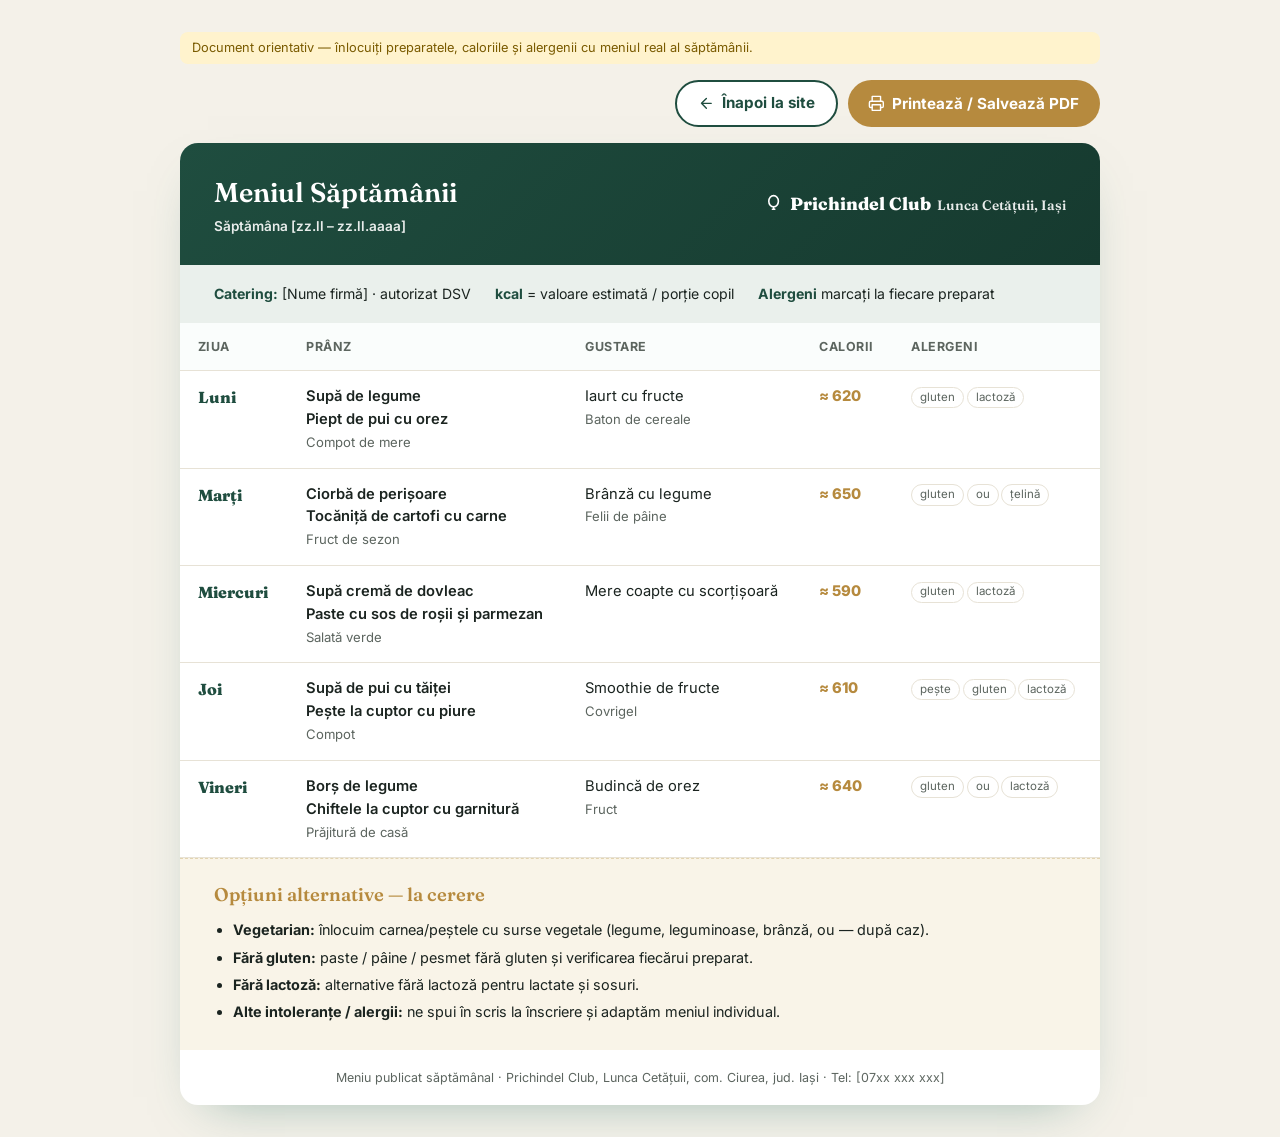
<file: meniu-saptamanal.html>
<!DOCTYPE html>
<html lang="ro">
<head>
<meta charset="UTF-8" />
<meta name="viewport" content="width=device-width, initial-scale=1.0" />
<title>Meniul Săptămânii — Prichindel Club</title>
<link rel="preconnect" href="https://fonts.googleapis.com" />
<link rel="preconnect" href="https://fonts.gstatic.com" crossorigin />
<link href="https://fonts.googleapis.com/css2?family=Fraunces:opsz,wght@9..144,500;9..144,600&family=Inter:wght@400;500;600;700&display=swap" rel="stylesheet" />
<style>
  :root{--teal:#1f4d3f;--teal-light:#eaf0ec;--coral:#b68a3e;--ink:#1b2420;--muted:#5c655f;--line:#e7e2d6;}
  *{box-sizing:border-box;}
  body{margin:0;font-family:'Inter',-apple-system,Segoe UI,Roboto,sans-serif;color:var(--ink);
    background:#f4f1e9;line-height:1.55;padding:32px 18px;}
  h1,.brand,.day,.alt h2{font-family:'Fraunces',Georgia,serif;font-weight:600;}
  .sheet{max-width:920px;margin:0 auto;background:#fff;border-radius:18px;overflow:hidden;
    box-shadow:0 20px 50px -28px rgba(35,107,98,.5);}
  .sheet-head{background:linear-gradient(135deg,var(--teal),#163a2f);color:#fff;padding:28px 34px;
    display:flex;justify-content:space-between;align-items:center;flex-wrap:wrap;gap:10px;}
  .sheet-head h1{margin:0;font-size:1.7rem;}
  .sheet-head .brand{font-weight:800;font-size:1.1rem;display:flex;align-items:center;gap:.4rem;}
  .sheet-head small{display:block;opacity:.9;font-weight:600;font-size:.85rem;margin-top:.2rem;}
  .toolbar{max-width:920px;margin:0 auto 16px;display:flex;gap:10px;justify-content:flex-end;}
  .btn{font-family:inherit;font-weight:700;border:none;border-radius:999px;padding:.6rem 1.3rem;
    cursor:pointer;font-size:.95rem;}
  .btn-print{background:var(--coral);color:#fff;}
  .btn-back{background:#fff;color:var(--teal);border:2px solid var(--teal);text-decoration:none;
    display:inline-flex;align-items:center;}
  .btn{display:inline-flex;align-items:center;gap:.45rem;}
  .ic{width:1.1em;height:1.1em;fill:none;stroke:currentColor;stroke-width:2;stroke-linecap:round;stroke-linejoin:round;flex:none;}
  .brand .ic{width:1.2rem;height:1.2rem;color:#fff;}
  .legend{padding:18px 34px;background:var(--teal-light);font-size:.88rem;display:flex;gap:24px;flex-wrap:wrap;}
  .legend b{color:var(--teal);}
  table{width:100%;border-collapse:collapse;}
  th,td{padding:14px 18px;text-align:left;vertical-align:top;border-bottom:1px solid var(--line);font-size:.92rem;}
  th{background:#fafdfc;font-size:.78rem;text-transform:uppercase;letter-spacing:.04em;color:var(--muted);}
  .day{font-weight:800;color:var(--teal);font-size:1rem;white-space:nowrap;}
  .dish{font-weight:600;}
  .sub{color:var(--muted);font-size:.82rem;}
  .kcal{font-weight:800;color:var(--coral);white-space:nowrap;}
  .alerg{font-size:.82rem;}
  .tag{display:inline-block;background:#fff;border:1px solid var(--line);border-radius:999px;
    padding:.05rem .5rem;font-size:.72rem;margin:.1rem .15rem 0 0;color:var(--muted);}
  .alt{padding:22px 34px;background:#f9f4e8;border-top:1px dashed #e3d4b0;}
  .alt h2{margin:0 0 .6rem;color:var(--coral);font-size:1.15rem;}
  .alt ul{margin:0;padding-left:1.2rem;}
  .alt li{margin-bottom:.3rem;font-size:.9rem;}
  .foot{padding:18px 34px;font-size:.78rem;color:var(--muted);text-align:center;}
  .note-edit{background:#fff3cd;color:#7a5b00;font-size:.8rem;padding:6px 12px;border-radius:8px;
    max-width:920px;margin:0 auto 16px;}
  @media print{
    body{background:#fff;padding:0;}
    .toolbar,.note-edit{display:none;}
    .sheet{box-shadow:none;border-radius:0;max-width:none;}
    .sheet-head{-webkit-print-color-adjust:exact;print-color-adjust:exact;}
    .legend,.alt,th,.kcal,.day{-webkit-print-color-adjust:exact;print-color-adjust:exact;}
  }
</style>
</head>
<body>

  <svg width="0" height="0" style="position:absolute" aria-hidden="true">
    <defs>
      <symbol id="i-balloon" viewBox="0 0 24 24"><ellipse cx="12" cy="9" rx="6" ry="7"/><path d="M12 16c-.8.9.8 1.6 0 2.5"/><path d="M10.5 19h3"/></symbol>
      <symbol id="i-printer" viewBox="0 0 24 24"><path d="M6 9V2h12v7"/><path d="M6 18H4a2 2 0 0 1-2-2v-5a2 2 0 0 1 2-2h16a2 2 0 0 1 2 2v5a2 2 0 0 1-2 2h-2"/><rect x="6" y="14" width="12" height="8"/></symbol>
      <symbol id="i-back" viewBox="0 0 24 24"><path d="M19 12H5M12 19l-7-7 7-7"/></symbol>
    </defs>
  </svg>

  <p class="note-edit">Document orientativ — înlocuiți preparatele, caloriile și alergenii cu meniul real al săptămânii.</p>

  <div class="toolbar">
    <a href="index.html" class="btn btn-back"><svg class="ic"><use href="#i-back"/></svg> Înapoi la site</a>
    <button class="btn btn-print" onclick="window.print()"><svg class="ic"><use href="#i-printer"/></svg> Printează / Salvează PDF</button>
  </div>

  <div class="sheet">
    <div class="sheet-head">
      <div>
        <h1>Meniul Săptămânii</h1>
        <small>Săptămâna [zz.ll – zz.ll.aaaa]</small>
      </div>
      <div class="brand"><svg class="ic"><use href="#i-balloon"/></svg> Prichindel Club<small>Lunca Cetățuii, Iași</small></div>
    </div>

    <div class="legend">
      <span><b>Catering:</b> [Nume firmă] · autorizat DSV</span>
      <span><b>kcal</b> = valoare estimată / porție copil</span>
      <span><b>Alergeni</b> marcați la fiecare preparat</span>
    </div>

    <table>
      <thead>
        <tr><th>Ziua</th><th>Prânz</th><th>Gustare</th><th>Calorii</th><th>Alergeni</th></tr>
      </thead>
      <tbody>
        <tr>
          <td class="day">Luni</td>
          <td><span class="dish">Supă de legume</span><br /><span class="dish">Piept de pui cu orez</span><br /><span class="sub">Compot de mere</span></td>
          <td>Iaurt cu fructe<br /><span class="sub">Baton de cereale</span></td>
          <td class="kcal">≈ 620</td>
          <td class="alerg"><span class="tag">gluten</span><span class="tag">lactoză</span></td>
        </tr>
        <tr>
          <td class="day">Marți</td>
          <td><span class="dish">Ciorbă de perișoare</span><br /><span class="dish">Tocăniță de cartofi cu carne</span><br /><span class="sub">Fruct de sezon</span></td>
          <td>Brânză cu legume<br /><span class="sub">Felii de pâine</span></td>
          <td class="kcal">≈ 650</td>
          <td class="alerg"><span class="tag">gluten</span><span class="tag">ou</span><span class="tag">țelină</span></td>
        </tr>
        <tr>
          <td class="day">Miercuri</td>
          <td><span class="dish">Supă cremă de dovleac</span><br /><span class="dish">Paste cu sos de roșii și parmezan</span><br /><span class="sub">Salată verde</span></td>
          <td>Mere coapte cu scorțișoară</td>
          <td class="kcal">≈ 590</td>
          <td class="alerg"><span class="tag">gluten</span><span class="tag">lactoză</span></td>
        </tr>
        <tr>
          <td class="day">Joi</td>
          <td><span class="dish">Supă de pui cu tăiței</span><br /><span class="dish">Pește la cuptor cu piure</span><br /><span class="sub">Compot</span></td>
          <td>Smoothie de fructe<br /><span class="sub">Covrigel</span></td>
          <td class="kcal">≈ 610</td>
          <td class="alerg"><span class="tag">pește</span><span class="tag">gluten</span><span class="tag">lactoză</span></td>
        </tr>
        <tr>
          <td class="day">Vineri</td>
          <td><span class="dish">Borș de legume</span><br /><span class="dish">Chiftele la cuptor cu garnitură</span><br /><span class="sub">Prăjitură de casă</span></td>
          <td>Budincă de orez<br /><span class="sub">Fruct</span></td>
          <td class="kcal">≈ 640</td>
          <td class="alerg"><span class="tag">gluten</span><span class="tag">ou</span><span class="tag">lactoză</span></td>
        </tr>
      </tbody>
    </table>

    <div class="alt">
      <h2>Opțiuni alternative — la cerere</h2>
      <ul>
        <li><b>Vegetarian:</b> înlocuim carnea/peștele cu surse vegetale (legume, leguminoase, brânză, ou — după caz).</li>
        <li><b>Fără gluten:</b> paste / pâine / pesmet fără gluten și verificarea fiecărui preparat.</li>
        <li><b>Fără lactoză:</b> alternative fără lactoză pentru lactate și sosuri.</li>
        <li><b>Alte intoleranțe / alergii:</b> ne spui în scris la înscriere și adaptăm meniul individual.</li>
      </ul>
    </div>

    <div class="foot">
      Meniu publicat săptămânal · Prichindel Club, Lunca Cetățuii, com. Ciurea, jud. Iași · Tel: [07xx xxx xxx]
    </div>
  </div>

</body>
</html>
</file>
<file: css/styles.css>
/* =========================================================
   Prichindel Club — premium stylesheet
   Palette: deep emerald + brass gold on warm ivory
   Type: Fraunces (serif display) + Inter (sans body)
   ========================================================= */

:root{
  --green:#1f4d3f;
  --green-dark:#163a2f;
  --green-soft:#eaf0ec;
  --gold:#b68a3e;
  --gold-dark:#9c7430;
  --gold-soft:#f3ead6;
  --ink:#1b2420;
  --muted:#5c655f;
  --bg:#fbfaf6;
  --bg-tint:#f4f1e9;
  --card:#ffffff;
  --line:#e7e2d6;
  --line-soft:#efebe1;
  --shadow:0 1px 2px rgba(27,36,32,.04),0 22px 48px -32px rgba(27,36,32,.4);
  --shadow-sm:0 1px 2px rgba(27,36,32,.04),0 12px 26px -20px rgba(27,36,32,.32);
  --radius:16px;
  --radius-sm:10px;
  --maxw:1140px;
  --font-head:'Fraunces',Georgia,'Times New Roman',serif;
  --font-body:'Inter',system-ui,-apple-system,sans-serif;
}

*{box-sizing:border-box;}
html{scroll-behavior:smooth;scroll-padding-top:84px;}
body{
  margin:0;font-family:var(--font-body);color:var(--ink);
  background:var(--bg);line-height:1.7;font-size:17px;letter-spacing:.002em;
  -webkit-font-smoothing:antialiased;overflow-x:hidden;
}
h1,h2,h3,h4{font-family:var(--font-head);line-height:1.15;margin:0 0 .4em;color:var(--ink);
  font-weight:500;letter-spacing:-.01em;}
p{margin:0 0 1rem;}
a{color:var(--green);text-decoration:none;}
a:hover{color:var(--gold-dark);}
img{max-width:100%;display:block;}
em{color:var(--muted);font-style:italic;}
.container{width:100%;max-width:var(--maxw);margin:0 auto;padding:0 24px;}

/* ---------- buttons ---------- */
.btn{
  display:inline-flex;align-items:center;justify-content:center;gap:.5em;
  font-family:var(--font-body);font-weight:600;font-size:.98rem;letter-spacing:.01em;
  padding:.85em 1.7em;border-radius:9px;border:1px solid transparent;
  cursor:pointer;transition:background .2s ease,color .2s ease,border-color .2s ease,transform .15s ease;
  text-decoration:none;white-space:nowrap;
}
.btn:hover{text-decoration:none;transform:translateY(-1px);}
.btn-primary{background:var(--green);color:#fdfcf8;}
.btn-primary:hover{background:var(--green-dark);color:#fff;}
.btn-ghost{background:transparent;color:var(--green);border-color:var(--line);}
.btn-ghost:hover{background:#fff;border-color:var(--green);color:var(--green);}
.btn-block{display:flex;width:100%;}

/* ---------- header ---------- */
.site-header{
  position:sticky;top:0;z-index:50;background:rgba(251,250,246,.85);
  backdrop-filter:blur(12px);border-bottom:1px solid var(--line-soft);
}
.nav-inner{display:flex;align-items:center;justify-content:space-between;height:70px;}
.brand{display:flex;align-items:center;gap:.55rem;font-family:var(--font-head);
  font-weight:600;font-size:1.4rem;color:var(--ink);letter-spacing:-.01em;}
.brand:hover{color:var(--ink);}
.brand-text span{color:var(--gold-dark);}
.main-nav{display:flex;align-items:center;}
.nav-list{display:flex;align-items:center;gap:.15rem;list-style:none;margin:0;padding:0;}
.nav-list a{font-family:var(--font-body);font-weight:500;font-size:.95rem;color:var(--ink);
  padding:.5rem .8rem;border-radius:8px;transition:color .2s,background .2s;}
.nav-list a:hover{color:var(--green);background:var(--green-soft);}
.nav-cta{color:var(--green)!important;border:1px solid var(--line);}
.nav-cta:hover{background:var(--green)!important;color:#fff!important;border-color:var(--green);}
.nav-toggle{display:none;flex-direction:column;gap:5px;background:none;border:none;cursor:pointer;padding:8px;}
.nav-toggle span{width:24px;height:2px;background:var(--ink);border-radius:2px;transition:.25s;}
.nav-toggle[aria-expanded="true"] span:nth-child(1){transform:translateY(7px) rotate(45deg);}
.nav-toggle[aria-expanded="true"] span:nth-child(2){opacity:0;}
.nav-toggle[aria-expanded="true"] span:nth-child(3){transform:translateY(-7px) rotate(-45deg);}

/* ---------- hero ---------- */
.hero{position:relative;padding:96px 0 104px;
  background:linear-gradient(180deg,#fcfbf7 0%,var(--bg) 60%);overflow:hidden;}
.hero-inner{display:grid;grid-template-columns:1.25fr .75fr;gap:60px;align-items:center;}
.eyebrow{font-family:var(--font-body);font-weight:600;color:var(--gold-dark);
  text-transform:uppercase;letter-spacing:.14em;font-size:.76rem;margin:0 0 1.1rem;}
.hero h1{font-size:clamp(2.3rem,4.8vw,3.7rem);font-weight:500;margin-bottom:.4em;line-height:1.08;}
.hero h1 .hl{font-style:italic;color:var(--green);position:relative;white-space:nowrap;}
.hero h1 .hl::after{content:"";position:absolute;left:0;right:0;bottom:.06em;height:.5em;
  background:var(--gold-soft);z-index:-1;border-radius:2px;}
.lead{font-size:1.18rem;color:var(--muted);max-width:40ch;line-height:1.6;}
.hero-actions{display:flex;gap:14px;flex-wrap:wrap;margin:2rem 0 2.4rem;}
.hero-badges{list-style:none;display:grid;grid-template-columns:repeat(3,auto);gap:0;padding:1.4rem 0 0;margin:0;
  border-top:1px solid var(--line);}
.hero-badges li{display:flex;flex-direction:column;padding-right:1.6rem;}
.hero-badges li+li{padding-left:1.6rem;border-left:1px solid var(--line);}
.hero-badges strong{font-family:var(--font-head);color:var(--green);font-size:1.12rem;font-weight:600;}
.hero-badges span{font-size:.82rem;color:var(--muted);margin-top:.15rem;}

/* hero seal */
.hero-seal{background:var(--card);border:1px solid var(--line);border-radius:var(--radius);
  padding:44px 30px;text-align:center;box-shadow:var(--shadow);position:relative;}
.hero-seal::before{content:"";position:absolute;inset:10px;border:1px solid var(--gold-soft);
  border-radius:calc(var(--radius) - 6px);pointer-events:none;}
.seal-mark{width:52px;height:52px;color:var(--gold);margin:0 auto .6rem;
  fill:none;stroke:currentColor;stroke-width:1.6;stroke-linecap:round;stroke-linejoin:round;}
.seal-name{font-family:var(--font-head);font-weight:600;font-size:1.5rem;color:var(--ink);margin:0;}
.seal-rule{display:block;width:42px;height:2px;background:var(--gold);margin:.9rem auto;border-radius:2px;}
.seal-tag{font-size:.92rem;color:var(--muted);margin:0;line-height:1.5;letter-spacing:.02em;}

/* ---------- trust strip ---------- */
.trust{background:var(--bg);padding:14px 0 56px;}
.trust-grid{display:grid;grid-template-columns:repeat(4,1fr);gap:0;
  border-top:1px solid var(--line);border-bottom:1px solid var(--line);}
.trust-item{display:flex;gap:.9rem;align-items:flex-start;padding:30px 26px;}
.trust-item+.trust-item{border-left:1px solid var(--line-soft);}
.trust-ico{flex:none;}
.trust-item p{margin:0;font-size:.92rem;color:var(--muted);line-height:1.5;}
.trust-item strong{display:block;font-family:var(--font-head);color:var(--ink);font-size:1.05rem;
  font-weight:600;margin-bottom:.2rem;}

/* ---------- generic sections ---------- */
.section{padding:96px 0;}
.section-tint{background:var(--bg-tint);}
.section-head{max-width:680px;margin:0 auto 56px;text-align:center;}
.section-head h2{font-size:clamp(1.9rem,3.6vw,2.7rem);font-weight:500;}
.section-sub{color:var(--muted);font-size:1.12rem;}
.block-title{font-size:1.55rem;font-weight:500;margin:56px 0 24px;text-align:center;}

.card{background:var(--card);border:1px solid var(--line);border-radius:var(--radius);
  padding:34px;box-shadow:var(--shadow-sm);}
.card-accent{background:var(--green-soft);border-color:#d8e2db;}

/* ---------- about ---------- */
.about-grid{display:grid;grid-template-columns:1fr 1fr;gap:28px;}
.about-grid h3{color:var(--green);font-size:1.4rem;}
.values-list{list-style:none;padding:0;margin:1.2rem 0 0;display:grid;gap:.7rem;}
.values-list li{font-weight:500;color:var(--ink);}
.philosophy{margin-top:64px;background:var(--card);border:1px solid var(--line);
  border-radius:var(--radius);padding:52px 46px;box-shadow:var(--shadow-sm);text-align:center;}
.philosophy-title{font-size:1.7rem;color:var(--green);}
.philosophy-lead{max-width:740px;margin:0 auto 1.8rem;font-size:1.12rem;color:var(--ink);}
.phil-cols{display:grid;grid-template-columns:repeat(4,1fr);gap:14px;margin:1.8rem 0;text-align:left;}
.phil-cols div{background:var(--bg-tint);border:1px solid var(--line-soft);border-radius:var(--radius-sm);
  padding:1rem 1.1rem;font-weight:500;font-size:.92rem;}
.philosophy-note{max-width:600px;margin:0 auto;color:var(--muted);}

/* ---------- team ---------- */
.team-grid{display:grid;grid-template-columns:repeat(4,1fr);gap:26px;}
.team-card{text-align:center;}
.team-photo{width:104px;height:104px;border-radius:50%;margin:0 auto 1.2rem;
  background:var(--green-soft);border:1px solid var(--line);position:relative;
  display:flex;align-items:center;justify-content:center;
  box-shadow:0 0 0 6px #fff,0 0 0 7px var(--gold-soft);}
.team-photo::after{content:attr(data-initials);font-family:var(--font-head);font-weight:600;
  color:var(--green);font-size:1.9rem;}
.team-card h3{font-size:1.22rem;margin-bottom:.1em;font-weight:600;}
.team-role{color:var(--gold-dark);font-weight:600;font-size:.85rem;text-transform:uppercase;
  letter-spacing:.08em;margin:0 0 1rem;}
.team-quote{font-family:var(--font-head);font-style:italic;color:var(--ink);font-size:1.02rem;
  line-height:1.5;margin:0 0 1rem;}
.team-cred{font-size:.82rem;color:var(--muted);margin:0;}

/* ---------- transport ---------- */
.transport-layout{display:grid;grid-template-columns:1fr 1.05fr;gap:38px;align-items:start;}
.transport-highlight{position:relative;}
.transport-highlight p{font-family:var(--font-head);font-size:1.3rem;line-height:1.45;margin:0;color:var(--ink);}
.transport-highlight strong{font-weight:600;color:var(--green);}
.big-quote-mark{font-family:var(--font-head);font-size:3.4rem;color:var(--gold);
  line-height:0;display:block;height:26px;}
.steps{list-style:none;padding:0;margin:0;display:grid;gap:14px;}
.steps li{display:flex;gap:1.1rem;align-items:flex-start;background:var(--card);
  border:1px solid var(--line);border-radius:var(--radius-sm);padding:1.2rem 1.4rem;box-shadow:var(--shadow-sm);}
.step-num{flex:none;width:36px;height:36px;border-radius:50%;background:var(--green-soft);
  color:var(--green);border:1px solid #d8e2db;font-family:var(--font-head);font-weight:600;
  display:flex;align-items:center;justify-content:center;}
.steps h3{font-size:1.08rem;margin-bottom:.2em;font-weight:600;}
.steps p{margin:0;color:var(--muted);font-size:.94rem;}

/* ---------- schedule ---------- */
.schedule{max-width:760px;margin:0 auto;display:grid;gap:0;
  border:1px solid var(--line);border-radius:var(--radius);overflow:hidden;background:var(--card);}
.schedule-item{display:flex;gap:1.4rem;align-items:flex-start;padding:1.2rem 1.6rem;}
.schedule-item+.schedule-item{border-top:1px solid var(--line-soft);}
.schedule-item .time{font-family:var(--font-head);font-weight:600;color:var(--gold-dark);
  min-width:96px;font-size:1.02rem;}
.schedule-item h3{font-size:1.06rem;margin-bottom:.15em;font-weight:600;}
.schedule-item p{margin:0;color:var(--muted);font-size:.92rem;}

/* optionals */
.optional-grid{display:grid;grid-template-columns:repeat(6,1fr);gap:14px;}
.opt-card{background:var(--card);border:1px solid var(--line);border-radius:var(--radius-sm);
  padding:1.4rem .7rem;text-align:center;box-shadow:var(--shadow-sm);}
.opt-card h4{font-size:.95rem;margin:0 0 .3em;font-weight:600;}
.opt-card p{margin:0;font-size:.72rem;color:var(--gold-dark);font-weight:600;
  text-transform:uppercase;letter-spacing:.08em;}

/* pricing */
.pricing-note{text-align:center;color:var(--muted);}
.price-grid{display:grid;grid-template-columns:repeat(3,1fr);gap:26px;margin-top:28px;align-items:start;}
.price-card{background:var(--card);border:1px solid var(--line);border-radius:var(--radius);
  padding:36px 32px;box-shadow:var(--shadow-sm);position:relative;}
.price-card h4{font-size:1.35rem;color:var(--green);font-weight:600;}
.price{font-family:var(--font-head);font-weight:600;font-size:1.2rem;color:var(--ink);margin:.2rem 0 1.4rem;}
.price span{font-size:2.5rem;color:var(--ink);}
.price small{font-size:.9rem;color:var(--muted);font-weight:500;}
.price-card ul{list-style:none;padding:0;margin:0 0 1.6rem;display:grid;gap:.7rem;font-size:.95rem;}
.price-card ul li.muted{color:var(--muted);}
.price-card-featured{border:1px solid var(--gold);box-shadow:var(--shadow);}
.ribbon{position:absolute;top:-12px;left:50%;transform:translateX(-50%);background:var(--gold);color:#fff;
  font-family:var(--font-body);font-weight:600;font-size:.72rem;letter-spacing:.1em;text-transform:uppercase;
  padding:.35rem 1.1rem;border-radius:999px;}
.addons{font-size:.95rem;}
.addons li{display:flex;justify-content:space-between;gap:.6rem;align-items:center;
  border-bottom:1px solid var(--line-soft);padding-bottom:.7rem;}
.addons li span:last-child{font-weight:600;color:var(--green);white-space:nowrap;}

/* ---------- homework ---------- */
.homework-grid{display:grid;grid-template-columns:.78fr 1.22fr;gap:38px;align-items:center;}
.hw-stat{text-align:center;}
.hw-number{font-family:var(--font-head);font-weight:600;font-size:3.6rem;color:var(--green);margin:0;line-height:1;}
.hw-label{font-weight:600;margin:.5rem 0 1.1rem;}
.hw-desc{color:var(--muted);font-size:.94rem;margin:0;}
.hw-rhythm{background:var(--bg-tint);border-left:2px solid var(--gold);border-radius:0 var(--radius-sm) var(--radius-sm) 0;
  padding:1.1rem 1.3rem;font-family:var(--font-head);font-style:italic;font-size:1.06rem;color:var(--ink);}
.hw-points{list-style:none;padding:0;margin:1.2rem 0 0;display:grid;gap:.7rem;font-weight:500;}

/* ---------- menu ---------- */
.menu-grid{display:grid;grid-template-columns:1.3fr 1fr;gap:28px;align-items:stretch;}
.menu-source h3,.menu-download h3{color:var(--green);font-weight:600;}
.menu-features{list-style:none;padding:0;margin:1.2rem 0 0;display:grid;gap:.8rem;}
.menu-download{text-align:center;display:flex;flex-direction:column;justify-content:center;align-items:center;}
.dl-hint{font-size:.8rem;color:var(--muted);margin:.8rem 0 0;}
.menu-preview{margin-top:56px;}
.menu-day{display:grid;grid-template-columns:repeat(4,1fr);gap:0;border:1px solid var(--line);
  border-radius:var(--radius);overflow:hidden;background:var(--card);}
.menu-day>div{padding:1.3rem 1.4rem;}
.menu-day>div+div{border-left:1px solid var(--line-soft);}
.menu-day .meal{font-family:var(--font-body);font-weight:600;color:var(--gold-dark);
  text-transform:uppercase;font-size:.72rem;letter-spacing:.1em;display:block;margin-bottom:.5rem;}
.menu-day p{margin:0;font-size:.94rem;}

/* ---------- gallery ---------- */
.gallery{display:grid;grid-template-columns:repeat(4,1fr);grid-auto-rows:172px;gap:16px;}
.g-item{margin:0;border-radius:var(--radius-sm);background:var(--green-soft);
  display:flex;flex-direction:column;align-items:center;justify-content:center;gap:.5rem;
  position:relative;overflow:hidden;box-shadow:var(--shadow-sm);border:1px solid var(--line);}
.g-item::after{content:attr(data-label);font-family:var(--font-body);font-weight:500;
  font-size:.82rem;color:var(--green);letter-spacing:.02em;}
.g-tall{grid-row:span 2;}
.g-wide{grid-column:span 2;}

/* ---------- contact (dark) ---------- */
.section-dark{background:var(--green-dark);color:#e8efe9;}
.section-head-light h2{color:#fff;}
.section-head-light .eyebrow{color:#d8b878;}
.section-head-light .section-sub{color:#bcccc2;}
.contact-layout{display:grid;grid-template-columns:1.05fr 1fr;gap:28px;}
.contact-form .field{margin-bottom:1.1rem;}
.contact-form label{font-family:var(--font-body);font-weight:600;font-size:.86rem;display:block;
  margin-bottom:.4rem;color:var(--ink);}
.contact-form input,.contact-form textarea{width:100%;padding:.8rem .95rem;border:1px solid var(--line);
  border-radius:var(--radius-sm);font-family:var(--font-body);font-size:1rem;background:#fff;color:var(--ink);
  transition:border-color .2s,box-shadow .2s;}
.contact-form input::placeholder,.contact-form textarea::placeholder{color:#a7aea8;}
.contact-form input:focus,.contact-form textarea:focus{outline:none;border-color:var(--green);
  box-shadow:0 0 0 3px var(--green-soft);}
.field-row{display:grid;grid-template-columns:1fr 1fr;gap:1rem;}
.form-status{font-weight:600;text-align:center;margin:.9rem 0 0;min-height:1.2em;}
.form-status.ok{color:var(--green);}
.form-status.err{color:#b3492f;}

.contact-info{display:grid;gap:22px;align-content:start;}
.contact-list{list-style:none;padding:0;margin:0;display:grid;gap:1.1rem;}
.contact-list li{display:flex;gap:.9rem;align-items:flex-start;}
.contact-list strong{font-family:var(--font-head);font-weight:600;}
.schools-title{color:var(--green);font-size:1.25rem;font-weight:600;}
.schools-list{list-style:none;padding:0;margin:0 0 1rem;display:grid;gap:.6rem;font-weight:500;}
.schools-note{font-size:.9rem;color:var(--muted);margin:0;}
.contact-info .card{color:var(--ink);}

.map-wrap{margin-top:28px;border-radius:var(--radius);overflow:hidden;box-shadow:var(--shadow);
  border:1px solid rgba(255,255,255,.18);}
.map-wrap iframe{width:100%;height:380px;border:0;display:block;filter:grayscale(.18);}

/* ---------- footer ---------- */
.site-footer{background:#14201a;color:#c3d0c8;padding:56px 0 34px;}
.footer-inner{display:grid;gap:22px;text-align:center;justify-items:center;}
.footer-brand .brand-text{font-family:var(--font-head);font-weight:600;font-size:1.3rem;color:#fff;}
.footer-brand .brand-text span{color:#d8b878;}
.footer-brand p{margin:.5rem 0 0;font-size:.9rem;color:#90a096;}
.footer-nav{display:flex;gap:1.4rem;flex-wrap:wrap;justify-content:center;}
.footer-nav a{color:#c3d0c8;font-weight:500;font-size:.93rem;}
.footer-nav a:hover{color:#fff;}
.footer-legal{font-size:.8rem;color:#74867c;margin:0;}

/* ---------- to top ---------- */
.to-top{position:fixed;bottom:26px;right:26px;width:46px;height:46px;border-radius:50%;
  background:var(--green);color:#fff;display:flex;align-items:center;justify-content:center;
  box-shadow:var(--shadow);z-index:40;opacity:0;pointer-events:none;
  transform:translateY(10px);transition:.3s;text-decoration:none;}
.to-top.show{opacity:1;pointer-events:auto;transform:translateY(0);}
.to-top:hover{background:var(--green-dark);}

/* ---------- reveal animation ---------- */
.reveal{opacity:0;transform:translateY(18px);transition:opacity .7s ease,transform .7s ease;}
.reveal.in{opacity:1;transform:none;}

/* =========================================================
   Icons (inline SVG, classic line style)
   ========================================================= */
.brand-mark,.trust-ico,.dl-ico,.ic,
.opt-card svg,.g-item svg,
.values-list svg,.phil-cols svg,.menu-features svg,.schools-list svg,
.addons svg,.hw-points svg,.price-card ul svg,.contact-list svg,
.footer-logo svg,.to-top svg{
  fill:none;stroke:currentColor;stroke-width:1.8;stroke-linecap:round;stroke-linejoin:round;
}
.ic{width:1.1em;height:1.1em;flex:none;vertical-align:-.18em;color:var(--green);}
.ic-ok{color:var(--gold-dark);}

.brand-mark{width:1.6rem;height:1.6rem;color:var(--gold-dark);}
.trust-ico{width:1.7rem;height:1.7rem;color:var(--gold-dark);flex:none;}

.opt-card svg{width:1.7rem;height:1.7rem;color:var(--green);margin-bottom:.55rem;}
.g-item svg{width:2.1rem;height:2.1rem;color:var(--green);opacity:.55;}
.dl-ico{width:2.6rem;height:2.6rem;color:var(--gold-dark);margin:0 auto .4rem;}

.values-list li,.schools-list li,.hw-points li,.price-card ul li,.phil-cols div{
  display:flex;align-items:center;gap:.6rem;}
.menu-features li{display:flex;align-items:flex-start;gap:.7rem;}
.menu-features svg{width:1.2rem;height:1.2rem;color:var(--gold-dark);flex:none;margin-top:.22rem;}
.phil-cols svg{color:var(--gold-dark);width:1.05rem;height:1.05rem;flex:none;}
.schools-list svg{color:var(--green);flex:none;}
.addon-name{display:inline-flex;align-items:center;gap:.5rem;}
.addons svg{color:var(--gold-dark);width:1.1rem;height:1.1rem;}
.hw-points svg,.price-card ul svg{flex:none;}

.contact-list svg{width:1.25rem;height:1.25rem;color:var(--gold-dark);flex:none;margin-top:.15rem;}

.footer-logo{display:inline-flex;align-items:center;gap:.5rem;}
.footer-logo svg{width:1.4rem;height:1.4rem;color:#d8b878;}
.to-top svg{width:1.3rem;height:1.3rem;stroke:#fff;}

/* =========================================================
   Responsive
   ========================================================= */
@media (max-width:980px){
  .hero{padding:72px 0 80px;}
  .hero-inner{grid-template-columns:1fr;gap:44px;}
  .hero-seal{max-width:420px;}
  .lead{max-width:none;}
  .trust-grid{grid-template-columns:1fr 1fr;}
  .trust-item:nth-child(3){border-left:none;}
  .trust-item:nth-child(n+3){border-top:1px solid var(--line-soft);}
  .about-grid{grid-template-columns:1fr;}
  .team-grid{grid-template-columns:1fr 1fr;}
  .transport-layout{grid-template-columns:1fr;}
  .phil-cols{grid-template-columns:1fr 1fr;}
  .optional-grid{grid-template-columns:repeat(3,1fr);}
  .price-grid{grid-template-columns:1fr;}
  .homework-grid{grid-template-columns:1fr;}
  .menu-grid{grid-template-columns:1fr;}
  .menu-day{grid-template-columns:1fr 1fr;}
  .menu-day>div:nth-child(odd){border-left:none;}
  .menu-day>div:nth-child(n+3){border-top:1px solid var(--line-soft);}
  .contact-layout{grid-template-columns:1fr;}
  .gallery{grid-template-columns:repeat(2,1fr);}
}
@media (max-width:640px){
  body{font-size:16px;}
  .section{padding:64px 0;}
  .philosophy,.card{padding:28px;}
  .nav-list{position:fixed;inset:70px 0 auto 0;flex-direction:column;background:var(--bg);
    border-bottom:1px solid var(--line);padding:14px 24px 22px;gap:.1rem;
    transform:translateY(-130%);transition:transform .3s ease;box-shadow:var(--shadow);}
  .nav-list.open{transform:translateY(0);}
  .nav-list a{display:block;padding:.85rem;}
  .nav-toggle{display:flex;}
  .hero-badges{grid-template-columns:1fr;gap:0;}
  .hero-badges li{padding:1rem 0;}
  .hero-badges li+li{padding-left:0;border-left:none;border-top:1px solid var(--line-soft);}
  .trust-grid{grid-template-columns:1fr;}
  .trust-item+.trust-item{border-left:none;border-top:1px solid var(--line-soft);}
  .team-grid{grid-template-columns:1fr;}
  .phil-cols{grid-template-columns:1fr;}
  .optional-grid{grid-template-columns:1fr 1fr;}
  .menu-day{grid-template-columns:1fr;}
  .menu-day>div+div{border-left:none;border-top:1px solid var(--line-soft);}
  .gallery{grid-template-columns:1fr;grid-auto-rows:150px;}
  .g-wide,.g-tall{grid-column:auto;grid-row:auto;}
  .field-row{grid-template-columns:1fr;}
  .footer-nav{gap:.9rem;}
}

@media (prefers-reduced-motion:reduce){
  *{animation:none!important;scroll-behavior:auto;}
  .reveal{opacity:1;transform:none;}
}
</file>
